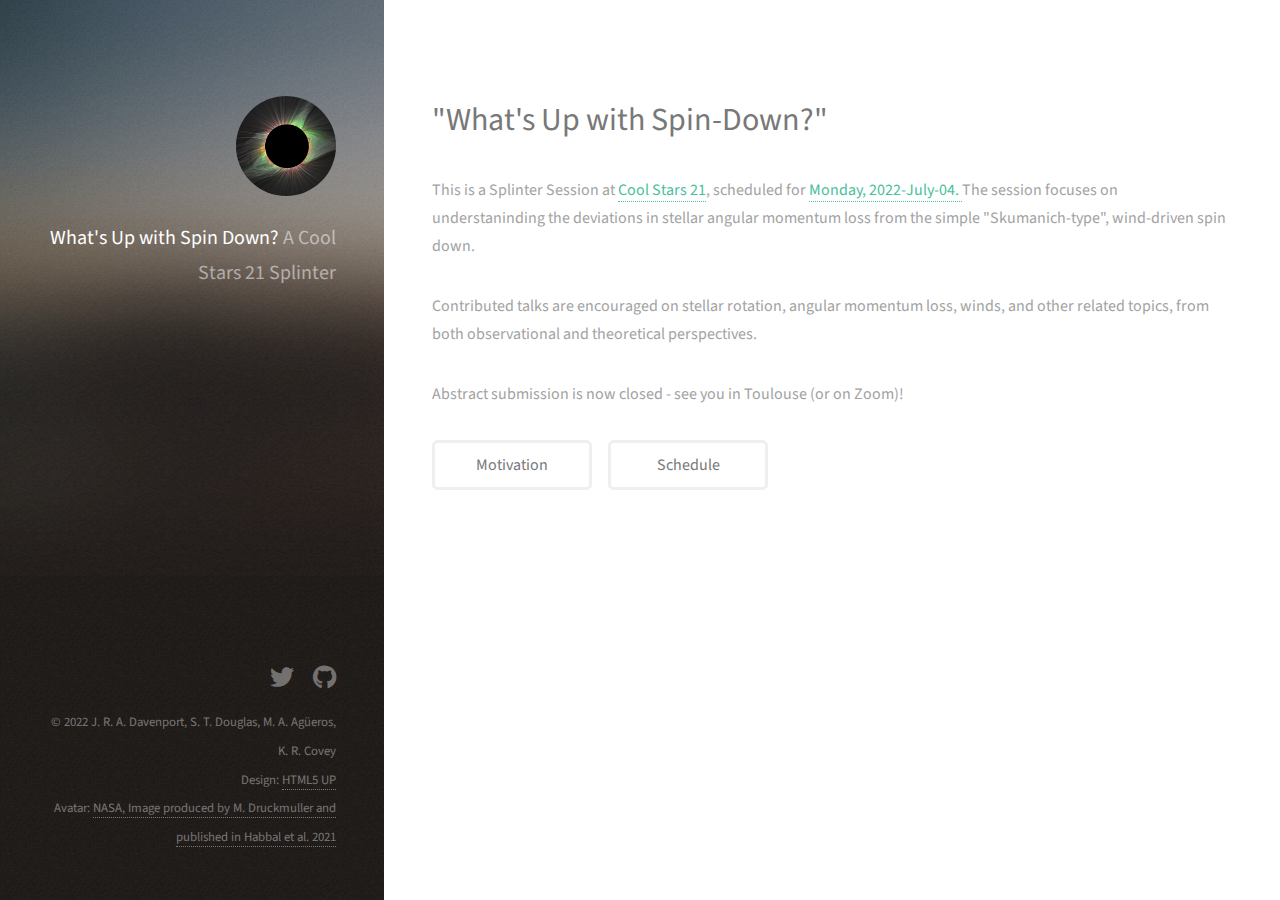
<file: index.html>
<!DOCTYPE HTML>
<!--
	Strata by HTML5 UP
	html5up.net | @ajlkn
	Free for personal and commercial use under the CCA 3.0 license (html5up.net/license)
-->
<html>
	<head>
		<title>CS21: What's Up with Spin Down?</title>
		<meta charset="utf-8" />
		<meta name="viewport" content="width=device-width, initial-scale=1, user-scalable=no" />
		<link rel="stylesheet" href="assets/css/main.css" />
	</head>
	<body class="is-preload">

		<!-- Header -->
			<header id="header">
				<div class="inner">
					<!-- <a href="#" class="image avatar"><img src="images/avatar.jpg" alt="" /></a> -->
                    <a href="#" class="image avatar"><img src="images/avatar.png" alt="" /></a>
					<h1><strong>What's Up with Spin Down?</strong> <br />
					A Cool Stars 21 Splinter<br />
					</h1>
				</div>
			</header>

		<!-- Main -->
			<div id="main">

				<!-- One -->
					<section id="one">
						<header class="major">
							<h2>"What's Up with Spin-Down?" </h2>
						</header>
						<p>This is a Splinter Session at <a href="https://coolstars21.github.io">Cool Stars 21</a>,
							scheduled for <a href="https://coolstars21.github.io/splinters.html">Monday, 2022-July-04. </a>
							The session focuses on understaninding the deviations in stellar angular momentum
							loss from the simple "Skumanich-type", wind-driven spin down.  </p>

						<p>	Contributed talks are encouraged on stellar rotation, angular momentum loss, winds, and other related topics,
                            from both observational and theoretical perspectives.
						</p>
                        <p>	Abstract submission is now closed - see you in Toulouse (or on Zoom)!
						</p>

						<ul class="actions">
							<li><a href="motivation.html" class="button">Motivation</a></li>
              <li><a href="schedule.html" class="button">Schedule</a></li>
							<!-- <li><a href="https://forms.gle/pEx6KfjAoV55SPoY7" class="button">Apply</a></li> -->
						</ul>
					</section>

				<!-- Two -->
                <!--
					<section id="two">
						<h2>Recent Work</h2>
						<div class="row">
							<article class="col-6 col-12-xsmall work-item">
								<a href="images/fulls/01.jpg" class="image fit thumb"><img src="images/thumbs/01.jpg" alt="" /></a>
								<h3>Magna sed consequat tempus</h3>
								<p>Lorem ipsum dolor sit amet nisl sed nullam feugiat.</p>
							</article>
							<article class="col-6 col-12-xsmall work-item">
								<a href="images/fulls/02.jpg" class="image fit thumb"><img src="images/thumbs/02.jpg" alt="" /></a>
								<h3>Ultricies lacinia interdum</h3>
								<p>Lorem ipsum dolor sit amet nisl sed nullam feugiat.</p>
							</article>
							<article class="col-6 col-12-xsmall work-item">
								<a href="images/fulls/03.jpg" class="image fit thumb"><img src="images/thumbs/03.jpg" alt="" /></a>
								<h3>Tortor metus commodo</h3>
								<p>Lorem ipsum dolor sit amet nisl sed nullam feugiat.</p>
							</article>
							<article class="col-6 col-12-xsmall work-item">
								<a href="images/fulls/04.jpg" class="image fit thumb"><img src="images/thumbs/04.jpg" alt="" /></a>
								<h3>Quam neque phasellus</h3>
								<p>Lorem ipsum dolor sit amet nisl sed nullam feugiat.</p>
							</article>
							<article class="col-6 col-12-xsmall work-item">
								<a href="images/fulls/05.jpg" class="image fit thumb"><img src="images/thumbs/05.jpg" alt="" /></a>
								<h3>Nunc enim commodo aliquet</h3>
								<p>Lorem ipsum dolor sit amet nisl sed nullam feugiat.</p>
							</article>
							<article class="col-6 col-12-xsmall work-item">
								<a href="images/fulls/06.jpg" class="image fit thumb"><img src="images/thumbs/06.jpg" alt="" /></a>
								<h3>Risus ornare lacinia</h3>
								<p>Lorem ipsum dolor sit amet nisl sed nullam feugiat.</p>
							</article>
						</div>
						<ul class="actions">
							<li><a href="#" class="button">Full Portfolio</a></li>
						</ul>
					</section> -->

				<!-- Three -->
					<!-- <section id="three">
						<h2>Get In Touch</h2>
						<p>Accumsan pellentesque commodo blandit enim arcu non at amet id arcu magna. Accumsan orci faucibus id eu lorem semper nunc nisi lorem vulputate lorem neque lorem ipsum dolor.</p>
						<div class="row">
							<div class="col-8 col-12-small">
								<form method="post" action="#">
									<div class="row gtr-uniform gtr-50">
										<div class="col-6 col-12-xsmall"><input type="text" name="name" id="name" placeholder="Name" /></div>
										<div class="col-6 col-12-xsmall"><input type="email" name="email" id="email" placeholder="Email" /></div>
										<div class="col-12"><textarea name="message" id="message" placeholder="Message" rows="4"></textarea></div>
									</div>
								</form>
								<ul class="actions">
									<li><input type="submit" value="Send Message" /></li>
								</ul>
							</div>
							<div class="col-4 col-12-small">
								<ul class="labeled-icons">
									<li>
										<h3 class="icon solid fa-home"><span class="label">Address</span></h3>
										1234 Somewhere Rd.<br />
										Nashville, TN 00000<br />
										United States
									</li>
									<li>
										<h3 class="icon solid fa-mobile-alt"><span class="label">Phone</span></h3>
										000-000-0000
									</li>
									<li>
										<h3 class="icon solid fa-envelope"><span class="label">Email</span></h3>
										<a href="#">hello@untitled.tld</a>
									</li>
								</ul>
							</div>
						</div>
					</section> -->

				<!-- Four -->
				<!--
					<section id="four">
						<h2>Elements</h2>

						<section>
							<h4>Text</h4>
							<p>This is <b>bold</b> and this is <strong>strong</strong>. This is <i>italic</i> and this is <em>emphasized</em>.
							This is <sup>superscript</sup> text and this is <sub>subscript</sub> text.
							This is <u>underlined</u> and this is code: <code>for (;;) { ... }</code>. Finally, <a href="#">this is a link</a>.</p>
							<hr />
							<header>
								<h4>Heading with a Subtitle</h4>
								<p>Lorem ipsum dolor sit amet nullam id egestas urna aliquam</p>
							</header>
							<p>Nunc lacinia ante nunc ac lobortis. Interdum adipiscing gravida odio porttitor sem non mi integer non faucibus ornare mi ut ante amet placerat aliquet. Volutpat eu sed ante lacinia sapien lorem accumsan varius montes viverra nibh in adipiscing blandit tempus accumsan.</p>
							<header>
								<h5>Heading with a Subtitle</h5>
								<p>Lorem ipsum dolor sit amet nullam id egestas urna aliquam</p>
							</header>
							<p>Nunc lacinia ante nunc ac lobortis. Interdum adipiscing gravida odio porttitor sem non mi integer non faucibus ornare mi ut ante amet placerat aliquet. Volutpat eu sed ante lacinia sapien lorem accumsan varius montes viverra nibh in adipiscing blandit tempus accumsan.</p>
							<hr />
							<h2>Heading Level 2</h2>
							<h3>Heading Level 3</h3>
							<h4>Heading Level 4</h4>
							<h5>Heading Level 5</h5>
							<h6>Heading Level 6</h6>
							<hr />
							<h5>Blockquote</h5>
							<blockquote>Fringilla nisl. Donec accumsan interdum nisi, quis tincidunt felis sagittis eget tempus euismod. Vestibulum ante ipsum primis in faucibus vestibulum. Blandit adipiscing eu felis iaculis volutpat ac adipiscing accumsan faucibus. Vestibulum ante ipsum primis in faucibus lorem ipsum dolor sit amet nullam adipiscing eu felis.</blockquote>
							<h5>Preformatted</h5>
							<pre><code>i = 0;

while (!deck.isInOrder()) {
print 'Iteration ' + i;
deck.shuffle();
i++;
}

print 'It took ' + i + ' iterations to sort the deck.';</code></pre>
						</section>

						<section>
							<h4>Lists</h4>
							<div class="row">
								<div class="col-6 col-12-xsmall">
									<h5>Unordered</h5>
									<ul>
										<li>Dolor pulvinar etiam magna etiam.</li>
										<li>Sagittis adipiscing lorem eleifend.</li>
										<li>Felis enim feugiat dolore viverra.</li>
									</ul>
									<h5>Alternate</h5>
									<ul class="alt">
										<li>Dolor pulvinar etiam magna etiam.</li>
										<li>Sagittis adipiscing lorem eleifend.</li>
										<li>Felis enim feugiat dolore viverra.</li>
									</ul>
								</div>
								<div class="col-6 col-12-xsmall">
									<h5>Ordered</h5>
									<ol>
										<li>Dolor pulvinar etiam magna etiam.</li>
										<li>Etiam vel felis at lorem sed viverra.</li>
										<li>Felis enim feugiat dolore viverra.</li>
										<li>Dolor pulvinar etiam magna etiam.</li>
										<li>Etiam vel felis at lorem sed viverra.</li>
										<li>Felis enim feugiat dolore viverra.</li>
									</ol>
									<h5>Icons</h5>
									<ul class="icons">
										<li><a href="#" class="icon brands fa-twitter"><span class="label">Twitter</span></a></li>
										<li><a href="#" class="icon brands fa-facebook-f"><span class="label">Facebook</span></a></li>
										<li><a href="#" class="icon brands fa-instagram"><span class="label">Instagram</span></a></li>
										<li><a href="#" class="icon brands fa-github"><span class="label">Github</span></a></li>
										<li><a href="#" class="icon brands fa-dribbble"><span class="label">Dribbble</span></a></li>
										<li><a href="#" class="icon brands fa-tumblr"><span class="label">Tumblr</span></a></li>
									</ul>
								</div>
							</div>
							<h5>Actions</h5>
							<ul class="actions">
								<li><a href="#" class="button primary">Default</a></li>
								<li><a href="#" class="button">Default</a></li>
							</ul>
							<ul class="actions small">
								<li><a href="#" class="button primary small">Small</a></li>
								<li><a href="#" class="button small">Small</a></li>
							</ul>
							<div class="row">
								<div class="col-6 col-12-small">
									<ul class="actions stacked">
										<li><a href="#" class="button primary">Default</a></li>
										<li><a href="#" class="button">Default</a></li>
									</ul>
								</div>
								<div class="col-6 col-12-small">
									<ul class="actions stacked">
										<li><a href="#" class="button primary small">Small</a></li>
										<li><a href="#" class="button small">Small</a></li>
									</ul>
								</div>
								<div class="col-6 col-12-small">
									<ul class="actions stacked">
										<li><a href="#" class="button primary fit">Default</a></li>
										<li><a href="#" class="button fit">Default</a></li>
									</ul>
								</div>
								<div class="col-6 col-12-small">
									<ul class="actions stacked">
										<li><a href="#" class="button primary small fit">Small</a></li>
										<li><a href="#" class="button small fit">Small</a></li>
									</ul>
								</div>
							</div>
						</section>

						<section>
							<h4>Table</h4>
							<h5>Default</h5>
							<div class="table-wrapper">
								<table>
									<thead>
										<tr>
											<th>Name</th>
											<th>Description</th>
											<th>Price</th>
										</tr>
									</thead>
									<tbody>
										<tr>
											<td>Item One</td>
											<td>Ante turpis integer aliquet porttitor.</td>
											<td>29.99</td>
										</tr>
										<tr>
											<td>Item Two</td>
											<td>Vis ac commodo adipiscing arcu aliquet.</td>
											<td>19.99</td>
										</tr>
										<tr>
											<td>Item Three</td>
											<td> Morbi faucibus arcu accumsan lorem.</td>
											<td>29.99</td>
										</tr>
										<tr>
											<td>Item Four</td>
											<td>Vitae integer tempus condimentum.</td>
											<td>19.99</td>
										</tr>
										<tr>
											<td>Item Five</td>
											<td>Ante turpis integer aliquet porttitor.</td>
											<td>29.99</td>
										</tr>
									</tbody>
									<tfoot>
										<tr>
											<td colspan="2"></td>
											<td>100.00</td>
										</tr>
									</tfoot>
								</table>
							</div>

							<h5>Alternate</h5>
							<div class="table-wrapper">
								<table class="alt">
									<thead>
										<tr>
											<th>Name</th>
											<th>Description</th>
											<th>Price</th>
										</tr>
									</thead>
									<tbody>
										<tr>
											<td>Item One</td>
											<td>Ante turpis integer aliquet porttitor.</td>
											<td>29.99</td>
										</tr>
										<tr>
											<td>Item Two</td>
											<td>Vis ac commodo adipiscing arcu aliquet.</td>
											<td>19.99</td>
										</tr>
										<tr>
											<td>Item Three</td>
											<td> Morbi faucibus arcu accumsan lorem.</td>
											<td>29.99</td>
										</tr>
										<tr>
											<td>Item Four</td>
											<td>Vitae integer tempus condimentum.</td>
											<td>19.99</td>
										</tr>
										<tr>
											<td>Item Five</td>
											<td>Ante turpis integer aliquet porttitor.</td>
											<td>29.99</td>
										</tr>
									</tbody>
									<tfoot>
										<tr>
											<td colspan="2"></td>
											<td>100.00</td>
										</tr>
									</tfoot>
								</table>
							</div>
						</section>

						<section>
							<h4>Buttons</h4>
							<ul class="actions">
								<li><a href="#" class="button primary">Primary</a></li>
								<li><a href="#" class="button">Default</a></li>
							</ul>
							<ul class="actions">
								<li><a href="#" class="button large">Large</a></li>
								<li><a href="#" class="button">Default</a></li>
								<li><a href="#" class="button small">Small</a></li>
							</ul>
							<ul class="actions fit">
								<li><a href="#" class="button primary fit">Fit</a></li>
								<li><a href="#" class="button fit">Fit</a></li>
							</ul>
							<ul class="actions fit small">
								<li><a href="#" class="button primary fit small">Fit + Small</a></li>
								<li><a href="#" class="button fit small">Fit + Small</a></li>
							</ul>
							<ul class="actions">
								<li><a href="#" class="button primary icon solid fa-download">Icon</a></li>
								<li><a href="#" class="button icon solid fa-download">Icon</a></li>
							</ul>
							<ul class="actions">
								<li><span class="button primary disabled">Primary</span></li>
								<li><span class="button disabled">Default</span></li>
							</ul>
						</section>

						<section>
							<h4>Form</h4>
							<form method="post" action="#">
								<div class="row gtr-uniform gtr-50">
									<div class="col-6 col-12-xsmall">
										<input type="text" name="demo-name" id="demo-name" value="" placeholder="Name" />
									</div>
									<div class="col-6 col-12-xsmall">
										<input type="email" name="demo-email" id="demo-email" value="" placeholder="Email" />
									</div>
									<div class="col-12">
										<select name="demo-category" id="demo-category">
											<option value="">- Category -</option>
											<option value="1">Manufacturing</option>
											<option value="1">Shipping</option>
											<option value="1">Administration</option>
											<option value="1">Human Resources</option>
										</select>
									</div>
									<div class="col-4 col-12-small">
										<input type="radio" id="demo-priority-low" name="demo-priority" checked>
										<label for="demo-priority-low">Low Priority</label>
									</div>
									<div class="col-4 col-12-small">
										<input type="radio" id="demo-priority-normal" name="demo-priority">
										<label for="demo-priority-normal">Normal Priority</label>
									</div>
									<div class="col-4 col-12-small">
										<input type="radio" id="demo-priority-high" name="demo-priority">
										<label for="demo-priority-high">High Priority</label>
									</div>
									<div class="col-6 col-12-small">
										<input type="checkbox" id="demo-copy" name="demo-copy">
										<label for="demo-copy">Email me a copy of this message</label>
									</div>
									<div class="col-6 col-12-small">
										<input type="checkbox" id="demo-human" name="demo-human" checked>
										<label for="demo-human">I am a human and not a robot</label>
									</div>
									<div class="col-12">
										<textarea name="demo-message" id="demo-message" placeholder="Enter your message" rows="6"></textarea>
									</div>
									<div class="col-12">
										<ul class="actions">
											<li><input type="submit" value="Send Message" class="primary" /></li>
											<li><input type="reset" value="Reset" /></li>
										</ul>
									</div>
								</div>
							</form>
						</section>

						<section>
							<h4>Image</h4>
							<h5>Fit</h5>
							<div class="box alt">
								<div class="row gtr-50 gtr-uniform">
									<div class="col-12"><span class="image fit"><img src="images/fulls/05.jpg" alt="" /></span></div>
									<div class="col-4"><span class="image fit"><img src="images/thumbs/01.jpg" alt="" /></span></div>
									<div class="col-4"><span class="image fit"><img src="images/thumbs/02.jpg" alt="" /></span></div>
									<div class="col-4"><span class="image fit"><img src="images/thumbs/03.jpg" alt="" /></span></div>
									<div class="col-4"><span class="image fit"><img src="images/thumbs/04.jpg" alt="" /></span></div>
									<div class="col-4"><span class="image fit"><img src="images/thumbs/05.jpg" alt="" /></span></div>
									<div class="col-4"><span class="image fit"><img src="images/thumbs/06.jpg" alt="" /></span></div>
									<div class="col-4"><span class="image fit"><img src="images/thumbs/03.jpg" alt="" /></span></div>
									<div class="col-4"><span class="image fit"><img src="images/thumbs/02.jpg" alt="" /></span></div>
									<div class="col-4"><span class="image fit"><img src="images/thumbs/01.jpg" alt="" /></span></div>
								</div>
							</div>
							<h5>Left &amp; Right</h5>
							<p><span class="image left"><img src="images/avatar.jpg" alt="" /></span>Fringilla nisl. Donec accumsan interdum nisi, quis tincidunt felis sagittis eget. tempus euismod. Vestibulum ante ipsum primis in faucibus vestibulum. Blandit adipiscing eu felis iaculis volutpat ac adipiscing accumsan eu faucibus. Integer ac pellentesque praesent tincidunt felis sagittis eget. tempus euismod. Vestibulum ante ipsum primis in faucibus vestibulum. Blandit adipiscing eu felis iaculis volutpat ac adipiscing accumsan eu faucibus. Integer ac pellentesque praesent. Donec accumsan interdum nisi, quis tincidunt felis sagittis eget. tempus euismod. Vestibulum ante ipsum primis in faucibus vestibulum. Blandit adipiscing eu felis iaculis volutpat ac adipiscing accumsan eu faucibus. Integer ac pellentesque praesent tincidunt felis sagittis eget. tempus euismod. Vestibulum ante ipsum primis in faucibus vestibulum. Blandit adipiscing eu felis iaculis volutpat ac adipiscing accumsan eu faucibus. Integer ac pellentesque praesent.</p>
							<p><span class="image right"><img src="images/avatar.jpg" alt="" /></span>Fringilla nisl. Donec accumsan interdum nisi, quis tincidunt felis sagittis eget. tempus euismod. Vestibulum ante ipsum primis in faucibus vestibulum. Blandit adipiscing eu felis iaculis volutpat ac adipiscing accumsan eu faucibus. Integer ac pellentesque praesent tincidunt felis sagittis eget. tempus euismod. Vestibulum ante ipsum primis in faucibus vestibulum. Blandit adipiscing eu felis iaculis volutpat ac adipiscing accumsan eu faucibus. Integer ac pellentesque praesent. Donec accumsan interdum nisi, quis tincidunt felis sagittis eget. tempus euismod. Vestibulum ante ipsum primis in faucibus vestibulum. Blandit adipiscing eu felis iaculis volutpat ac adipiscing accumsan eu faucibus. Integer ac pellentesque praesent tincidunt felis sagittis eget. tempus euismod. Vestibulum ante ipsum primis in faucibus vestibulum. Blandit adipiscing eu felis iaculis volutpat ac adipiscing accumsan eu faucibus. Integer ac pellentesque praesent.</p>
						</section>

					</section>
				-->

			</div>

		<!-- Footer -->
			<footer id="footer">
				<div class="inner">
					<ul class="icons">
						<li><a href="https://twitter.com/coolstars21" class="icon brands fa-twitter"><span class="label">Twitter</span></a></li>
						<li><a href="https://github.com/jradavenport/whatsup-spindown" class="icon brands fa-github"><span class="label">Github</span></a></li>
						<!-- <li><a href="#" class="icon brands fa-dribbble"><span class="label">Dribbble</span></a></li> -->
						<!-- <li><a href="#" class="icon solid fa-envelope"><span class="label">Email</span></a></li> -->
					</ul>
					<ul class="copyright">
						<li>&copy; 2022 J. R. A. Davenport, S. T. Douglas, M. A. Ag&#252;eros, K. R. Covey</li>
                        <li>Design: <a href="http://html5up.net">HTML5 UP</a></li>
                        <li>Avatar: <a href="https://www.nasa.gov/feature/goddard/2021/total-solar-eclipses-shine-light-solar-wind-ace">NASA, Image produced by M. Druckmuller and published in Habbal et al. 2021</a></li>
					</ul>
				</div>
			</footer>

		<!-- Scripts -->
			<script src="assets/js/jquery.min.js"></script>
			<script src="assets/js/jquery.poptrox.min.js"></script>
			<script src="assets/js/browser.min.js"></script>
			<script src="assets/js/breakpoints.min.js"></script>
			<script src="assets/js/util.js"></script>
			<script src="assets/js/main.js"></script>

	</body>
</html>
</file>
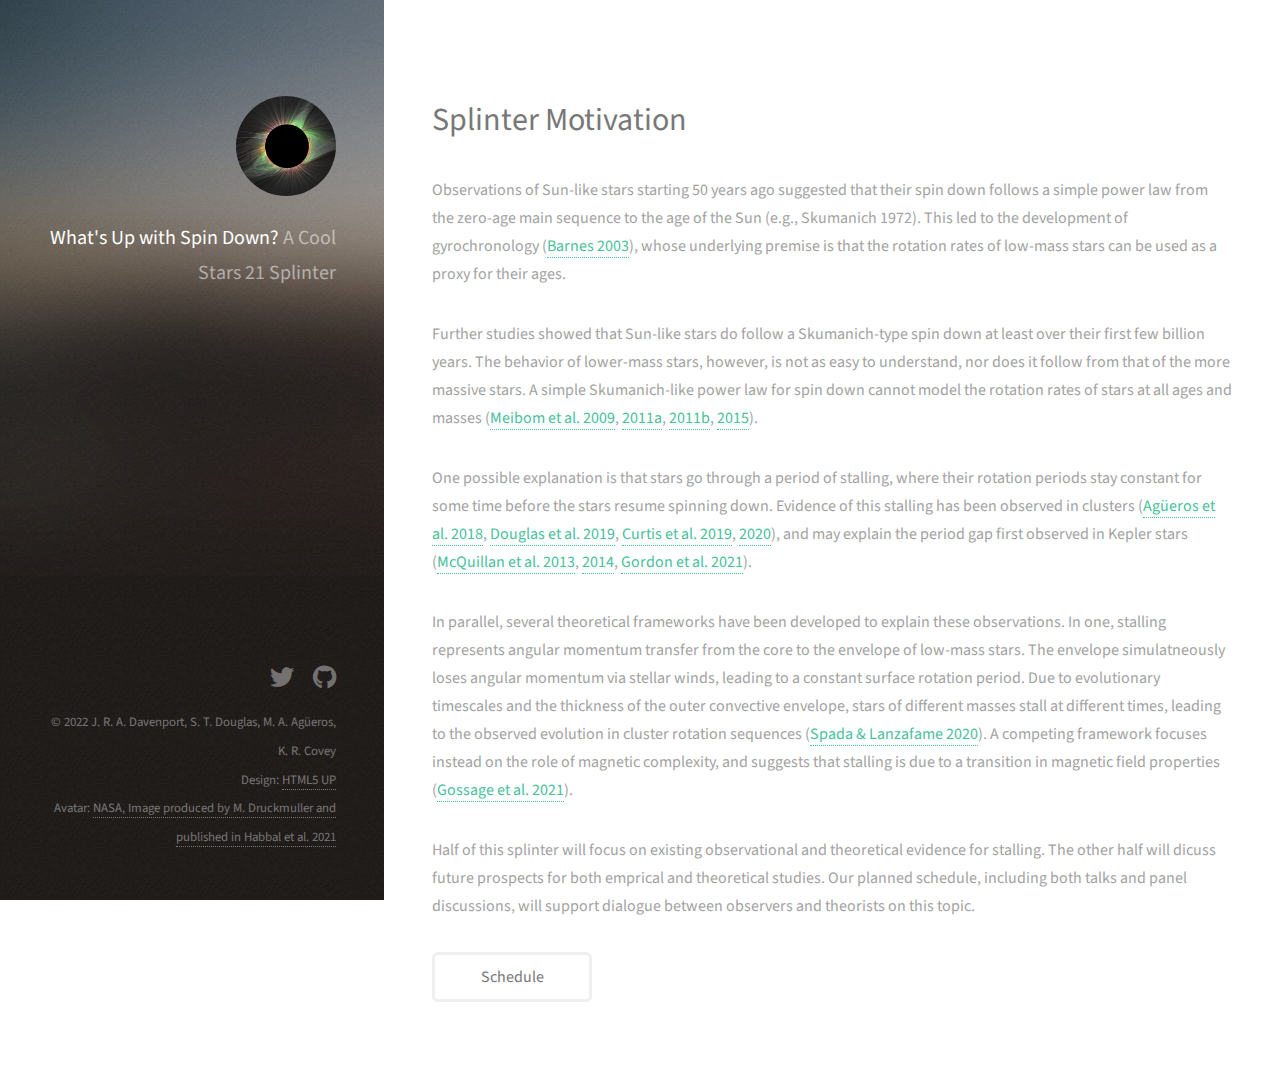
<file: motivation.html>
<!DOCTYPE HTML>
<!--
	Strata by HTML5 UP
	html5up.net | @ajlkn
	Free for personal and commercial use under the CCA 3.0 license (html5up.net/license)
-->
<html>
	<head>
		<title>Motivation</title>
		<meta charset="utf-8" />
		<meta name="viewport" content="width=device-width, initial-scale=1, user-scalable=no" />
		<link rel="stylesheet" href="assets/css/main.css" />
	</head>
	<body class="is-preload">

		<!-- Header -->
			<header id="header">
				<div class="inner">
					<a href="index.html" class="image avatar"><img src="images/avatar.png" alt="" /></a>
					<h1><strong>What's Up with Spin Down?</strong> <br />
					A Cool Stars 21 Splinter<br />
					</h1>
				</div>
			</header>

		<!-- Main -->
			<div id="main">

				<!-- One -->
					<section id="one">
						<header class="major">
							<h2>Splinter Motivation </h2>
						</header>
						<p>
                            Observations of Sun-like stars starting 50 years ago suggested that their spin down follows a simple power law from the zero-age main sequence to the age of the Sun (e.g., Skumanich 1972). This led to the development of gyrochronology
							(<a href="http://adsabs.harvard.edu/abs/2003ApJ...586..464B">Barnes 2003</a>), whose underlying premise is that the rotation rates of low-mass stars can be used as a proxy for their ages.
                            <!-- Ages of low-mass stars derived via other methods are highly uncertain, given their long main-sequence lifetimes. -->
                            </p>
                            <p>
                            Further studies showed that Sun-like stars do follow a Skumanich-type spin down at least over their first few billion years. The behavior of lower-mass stars, however, is not as easy to understand, nor does it follow from that of the more massive stars.
                            A simple Skumanich-like power law for spin down cannot model the rotation rates of stars at all ages and masses (<a href="http://adsabs.harvard.edu/abs/2009ApJ...695..679M">Meibom et al. 2009</a>, <a href="http://adsabs.harvard.edu/abs/2011ApJ...733L...9M">2011a</a>, <a href="http://adsabs.harvard.edu/abs/2011ApJ...733..115M">2011b</a>, <a href="http://adsabs.harvard.edu/abs/2015Natur.517..589M">2015</a>).
                            <!-- A single power law cannot simultaneously account for the evolution of solar-mass and lower-mass stars from the age of the Pleiades (~125 Myr) to that of the Hyades (~700 Myr; Meibom et al. 2009, 2011a). Furthermore, the shape of the slow-rotator sequence changes dramatically from what is observed in younger open clusters to that seen in older clusters (1-2.5 Gyr; Meibom et al. 2011b, 2015). These studies established clearly that  -->
                        </p>
                        <p>
                            One possible explanation is that stars go through a period of stalling, where their rotation periods stay constant for some time before the stars resume spinning down.
                            Evidence of this stalling has been observed in clusters (<a href="https://ui.adsabs.harvard.edu/abs/2018ApJ...862...33A/abstract">Agüeros et al. 2018</a>, <a href="https://ui.adsabs.harvard.edu/abs/2019ApJ...879..100D">Douglas et al. 2019</a>, <a href="https://ui.adsabs.harvard.edu/abs/2019ApJ...879...49C">Curtis et al. 2019</a>, <a href="https://ui.adsabs.harvard.edu/abs/2020arXiv201002272C">2020</a>),
                            and may explain the period gap first observed in Kepler stars (<a href="http://adsabs.harvard.edu/abs/2013MNRAS.432.1203M">McQuillan et al. 2013</a>, <a href="http://adsabs.harvard.edu/abs/2014ApJS..211...24M">2014</a>, <a href="https://ui.adsabs.harvard.edu/abs/2021ApJ...913...70G">Gordon et al. 2021</a>).
                            <!-- Half of this splinter will focus on the existing observational evidence for stalling, as well as potential future observations of older and/or low-mass stars.  -->
                            <!-- Recent analyses of Kepler/K2 observations of cluster stars show that solar-mass stars spin down continuously from the age of the Hyades and Praesepe (~700 Myr) to at least 1-1.3 Gyr, the age of NGC 6811 and NGC 752.
                            In contrast, lower mass stars (e.g., K dwarfs) have approximately constant rotation periods over the same timespan (Agüeros et al. 2018, Douglas et al. 2019, Curtis et al. 2019).
                            This is also seen in observations of field stars, where stalling has been proposed to explain the period gap first seen in Kepler stars (McQuillan et al. 2013, 2014) and now confirmed in K2 targets (Gordon et al. 2021).  -->
                            <!-- In addition, early M dwarfs evolve very little from about 1-2.5 Gyr, even as solar-mass stars continue to spin down smoothly over that interval (Curtis et al. 2020). -->
                        </p>
                        <p>
                            In parallel, several theoretical frameworks have been developed to explain these observations.
                            In one, stalling represents angular momentum transfer from the core to the envelope of low-mass stars.
                            The envelope simulatneously loses angular momentum via stellar winds, leading to a constant surface rotation period.
                            Due to evolutionary timescales and the thickness of the outer convective envelope, stars of different masses stall at different times,
                            leading to the observed evolution in cluster rotation sequences (<a href="https://ui.adsabs.harvard.edu/abs/2020A&A...636A..76S">Spada & Lanzafame 2020</a>).
                            A competing framework focuses instead on the role of magnetic complexity, and suggests that stalling is due to a transition in magnetic field properties (<a href="https://ui.adsabs.harvard.edu/abs/2021ApJ...912...65G">Gossage et al. 2021</a>).
                            <!-- The second half of our proposed splinter will focus on theoretical explanations for stalling, implications for our understanding of the Sun’s past and future rotation & activity (and thus also for Earth’s past + future habitability), and future prospects for modeling this phenomenon in light of additional complicating factors (e.g., metallicity). -->
                        </p>
                        <p>
                            Half of this splinter will focus on existing observational and theoretical evidence for stalling.
                            The other half will dicuss future prospects for both emprical and theoretical studies.
                            Our planned schedule, including both talks and panel discussions, will support dialogue between observers and theorists on this topic.
						</p>
						<ul class="actions">
              <li><a href="schedule.html" class="button">Schedule</a></li>
							<!-- <li><a href="https://forms.gle/pEx6KfjAoV55SPoY7" class="button">Apply</a></li> -->
						</ul>
					</section>

			</div>

		<!-- Footer -->
			<footer id="footer">
				<div class="inner">
					<ul class="icons">
						<li><a href="https://twitter.com/coolstars21" class="icon brands fa-twitter"><span class="label">Twitter</span></a></li>
						<li><a href="https://github.com/jradavenport/whatsup-spindown" class="icon brands fa-github"><span class="label">Github</span></a></li>
						<!-- <li><a href="#" class="icon brands fa-dribbble"><span class="label">Dribbble</span></a></li> -->
						<!-- <li><a href="#" class="icon solid fa-envelope"><span class="label">Email</span></a></li> -->
					</ul>
					<ul class="copyright">
                        <li>&copy; 2022 J. R. A. Davenport, S. T. Douglas, M. A. Ag&#252;eros, K. R. Covey</li>
                        <li>Design: <a href="http://html5up.net">HTML5 UP</a></li>
                        <li>Avatar: <a href="https://www.nasa.gov/feature/goddard/2021/total-solar-eclipses-shine-light-solar-wind-ace">NASA, Image produced by M. Druckmuller and published in Habbal et al. 2021</a></li>
					</ul>
				</div>
			</footer>

		<!-- Scripts -->
			<script src="assets/js/jquery.min.js"></script>
			<script src="assets/js/jquery.poptrox.min.js"></script>
			<script src="assets/js/browser.min.js"></script>
			<script src="assets/js/breakpoints.min.js"></script>
			<script src="assets/js/util.js"></script>
			<script src="assets/js/main.js"></script>

	</body>
</html>
</file>
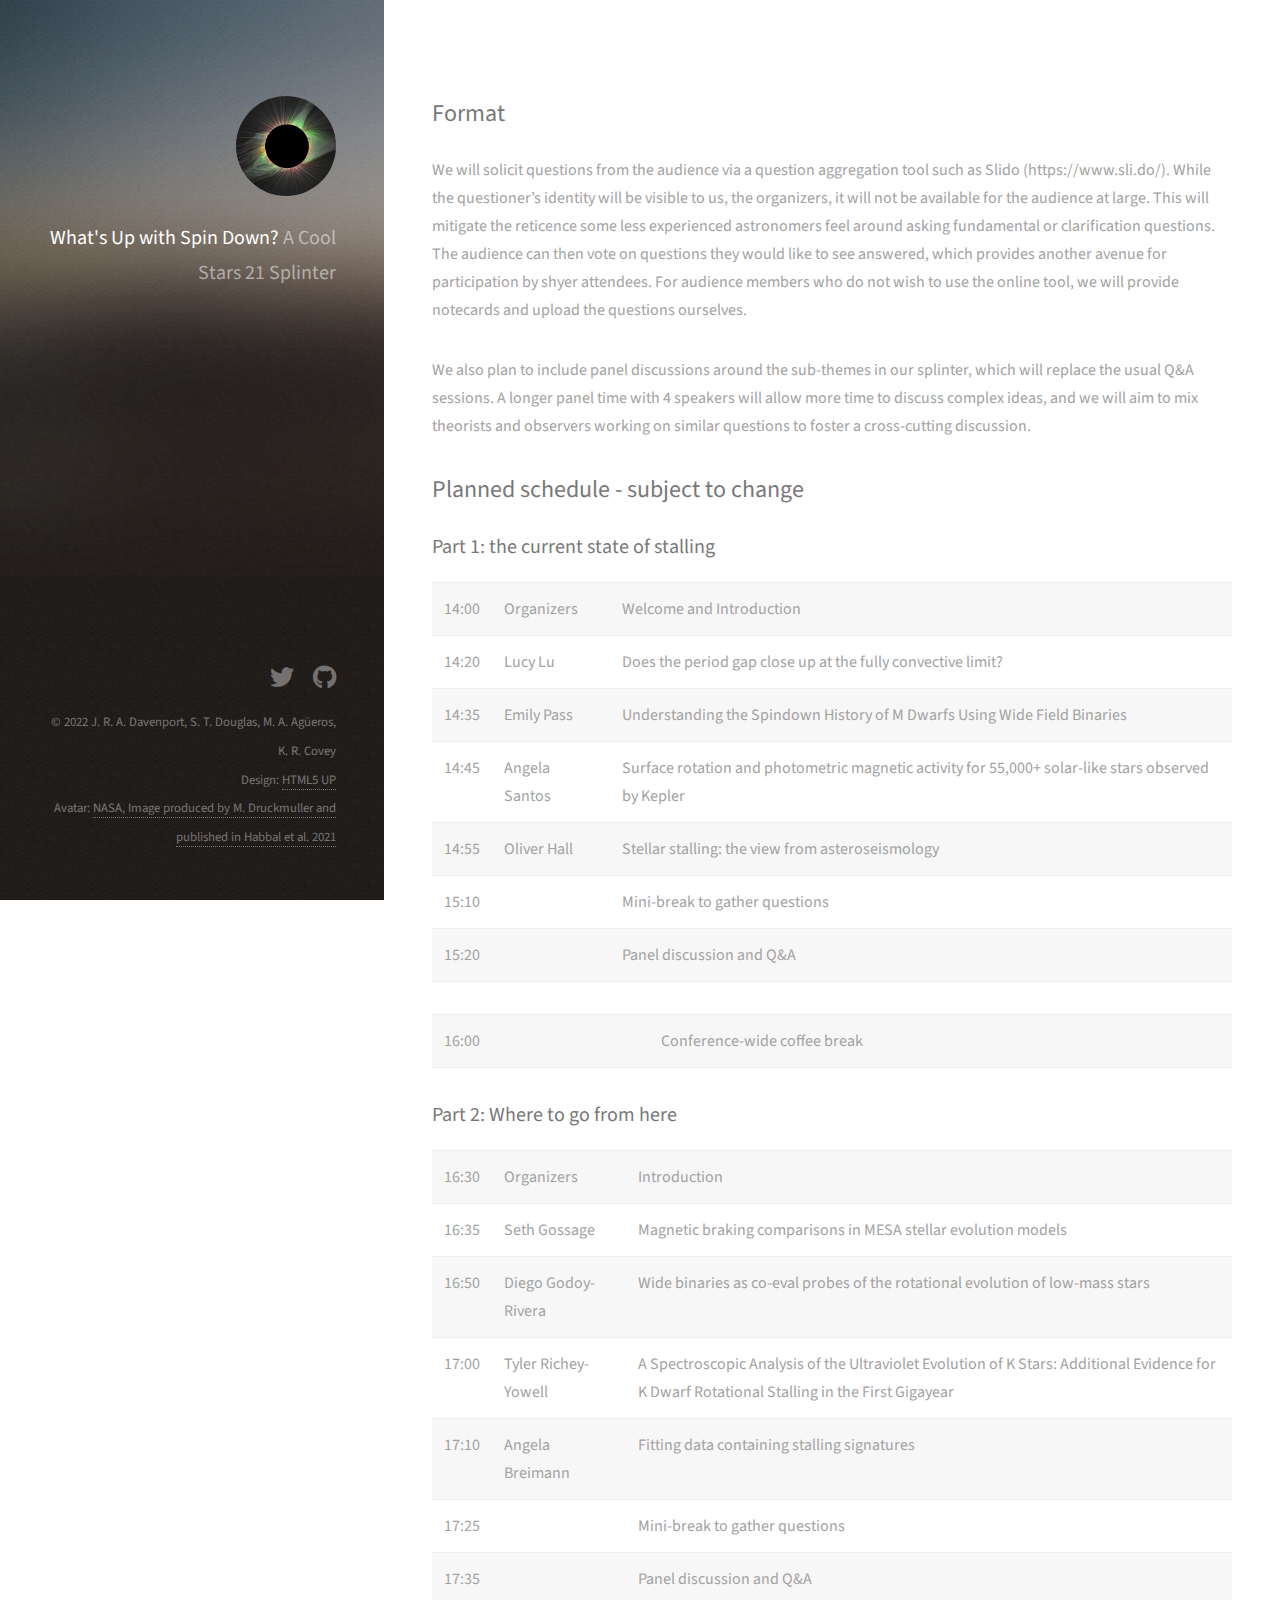
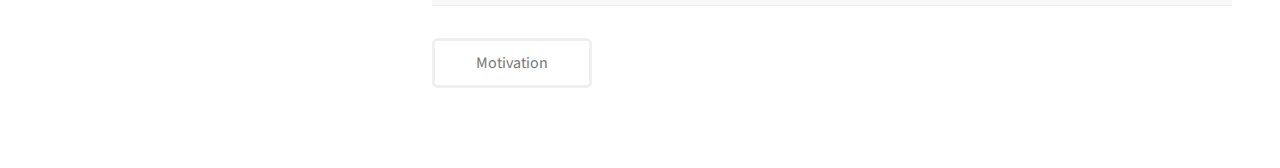
<file: schedule.html>
<!DOCTYPE HTML>
<!--
	Strata by HTML5 UP
	html5up.net | @ajlkn
	Free for personal and commercial use under the CCA 3.0 license (html5up.net/license)
-->
<html>
	<head>
		<title>Schedule</title>
		<meta charset="utf-8" />
		<meta name="viewport" content="width=device-width, initial-scale=1, user-scalable=no" />
		<link rel="stylesheet" href="assets/css/main.css" />
	</head>
	<body class="is-preload">

		<!-- Header -->
			<header id="header">
				<div class="inner">
					<a href="index.html" class="image avatar"><img src="images/avatar.png" alt="" /></a>
					<h1><strong>What's Up with Spin Down?</strong> <br />
					A Cool Stars 21 Splinter<br />
					</h1>
				</div>
			</header>

		<!-- Main -->
			<div id="main">

                <section>
                    <h2>Format</h2>
                <p>We will solicit questions from the audience via a question aggregation tool such as Slido (https://www.sli.do/).
                    While the questioner’s identity will be visible to us, the organizers, it will not be available for the audience at large.
                    This will mitigate the reticence some less experienced astronomers feel around asking fundamental or clarification questions.
                    The audience can then vote on questions they would like to see answered, which provides another avenue for participation by shyer attendees.
                    For audience members who do not wish to use the online tool, we will provide notecards and upload the questions ourselves.
                </p>

                <p>
                We also plan to include panel discussions around the sub-themes in our splinter, which will replace the usual Q&A sessions.
                A longer panel time with 4 speakers will allow more time to discuss complex ideas,
                and we will aim to mix theorists and observers working on similar questions to foster a cross-cutting discussion.
            </p>

    				<section>
    					<h2>Planned schedule - subject to change</h2>
    					<h3>Part 1: the current state of stalling</h3>
    					<div class="table-wrapper">
    						<table>
    							<!-- <thead>
    								<tr>
    									<th>Time</th>
    									<th>Content</th>
    								</tr>
    							</thead> -->
    							<tbody>
    								<tr>
    									<td>14:00</td>
    									<td>Organizers</td>
											<td>Welcome and Introduction</td>
    								</tr>
    								<tr>
											<td>14:20</td>
    									<td>Lucy Lu</td>
											<td>Does the period gap close up at the fully convective limit?</td>
    								</tr>
    								<tr>
											<td>14:35</td>
    									<td>Emily Pass </td>
											<td>Understanding the Spindown History of M Dwarfs Using Wide Field Binaries</td>
    								</tr>
										<tr>
											<td>14:45</td>
    									<td>Angela Santos</td>
											<td>Surface rotation and photometric magnetic activity for 55,000+ solar-like stars observed by Kepler</td>
    								</tr>
										<tr>
											<td>14:55</td>
    									<td>Oliver Hall</td>
											<td>Stellar stalling: the view from asteroseismology</td>
    								</tr>
										<tr>
											<td>15:10</td>
    									<td></td>
											<td>Mini-break to gather questions</td>
    								</tr>
										<tr>
											<td>15:20</td>
    									<td></td>
											<td>Panel discussion and Q&A</td>
    								</tr>
    							</tbody>
    						</table>
    					</div>
          <!-- <h3>30 minute conference wide coffee break</h3> -->
					<div class="table-wrapper">
						<table>
							<!-- <thead>
								<tr>
									<th>Time</th>
									<th>Content</th>
								</tr>
							</thead> -->
							<tbody>
								<tr>
									<td>16:00</td>
									<td></td>
									<td>Conference-wide coffee break</td>
								</tr>
							</tbody>
						</table>
					</div>
          <h3>Part 2: Where to go from here</h3>
    					<div class="table-wrapper">
    						<table>
    							<!-- <thead>
    								<tr>
    									<th>Time</th>
    									<th>Content</th>
    								</tr>
    							</thead> -->
    							<tbody>
										<tr>
    									<td>16:30</td>
    									<td>Organizers</td>
											<td>Introduction</td>
    								</tr>
    								<tr>
											<td>16:35</td>
    									<td>Seth Gossage</td>
											<td>Magnetic braking comparisons in MESA stellar evolution models</td>
    								</tr>
    								<tr>
											<td>16:50</td>
    									<td>Diego Godoy-Rivera </td>
											<td>Wide binaries as co-eval probes of the rotational evolution of low-mass stars</td>
    								</tr>
										<tr>
											<td>17:00</td>
    									<td>Tyler Richey-Yowell</td>
											<td>A Spectroscopic Analysis of the Ultraviolet Evolution of K Stars: Additional Evidence for K Dwarf Rotational Stalling in the First Gigayear</td>
    								</tr>
										<tr>
											<td>17:10</td>
    									<td>Angela Breimann</td>
											<td>Fitting data containing stalling signatures</td>
    								</tr>
										<tr>
											<td>17:25</td>
    									<td></td>
											<td>Mini-break to gather questions</td>
    								</tr>
										<tr>
											<td>17:35</td>
    									<td></td>
											<td>Panel discussion and Q&A</td>
    								</tr>
    							</tbody>
    						</table>
    					</div>
                        <ul class="actions">
                            <li><a href="motivation.html" class="button">Motivation</a></li>
														<!-- <li><a href="https://forms.gle/pEx6KfjAoV55SPoY7" class="button">Apply</a></li> -->
						</ul>

			</div>

		<!-- Footer -->
			<footer id="footer">
				<div class="inner">
					<ul class="icons">
						<li><a href="https://twitter.com/coolstars21" class="icon brands fa-twitter"><span class="label">Twitter</span></a></li>
						<li><a href="https://github.com/jradavenport/whatsup-spindown" class="icon brands fa-github"><span class="label">Github</span></a></li>
						<!-- <li><a href="#" class="icon brands fa-dribbble"><span class="label">Dribbble</span></a></li> -->
						<!-- <li><a href="#" class="icon solid fa-envelope"><span class="label">Email</span></a></li> -->
					</ul>
					<ul class="copyright">
                        <li>&copy; 2022 J. R. A. Davenport, S. T. Douglas, M. A. Ag&#252;eros, K. R. Covey</li>
                        <li>Design: <a href="http://html5up.net">HTML5 UP</a></li>
                        <li>Avatar: <a href="https://www.nasa.gov/feature/goddard/2021/total-solar-eclipses-shine-light-solar-wind-ace">NASA, Image produced by M. Druckmuller and published in Habbal et al. 2021</a></li>
					</ul>
				</div>
			</footer>

		<!-- Scripts -->
			<script src="assets/js/jquery.min.js"></script>
			<script src="assets/js/jquery.poptrox.min.js"></script>
			<script src="assets/js/browser.min.js"></script>
			<script src="assets/js/breakpoints.min.js"></script>
			<script src="assets/js/util.js"></script>
			<script src="assets/js/main.js"></script>

	</body>
</html>
</file>
<file: assets/css/main.css>
@import url("fontawesome-all.min.css");
@import url("https://fonts.googleapis.com/css?family=Source+Sans+Pro:400,400italic");

/*
	Strata by HTML5 UP
	html5up.net | @ajlkn
	Free for personal and commercial use under the CCA 3.0 license (html5up.net/license)
*/

html, body, div, span, applet, object,
iframe, h1, h2, h3, h4, h5, h6, p, blockquote,
pre, a, abbr, acronym, address, big, cite,
code, del, dfn, em, img, ins, kbd, q, s, samp,
small, strike, strong, sub, sup, tt, var, b,
u, i, center, dl, dt, dd, ol, ul, li, fieldset,
form, label, legend, table, caption, tbody,
tfoot, thead, tr, th, td, article, aside,
canvas, details, embed, figure, figcaption,
footer, header, hgroup, menu, nav, output, ruby,
section, summary, time, mark, audio, video {
	margin: 0;
	padding: 0;
	border: 0;
	font-size: 100%;
	font: inherit;
	vertical-align: baseline;}

article, aside, details, figcaption, figure,
footer, header, hgroup, menu, nav, section {
	display: block;}

body {
	line-height: 1;
}

ol, ul {
	list-style: none;
}

blockquote, q {
	quotes: none;
}

	blockquote:before, blockquote:after, q:before, q:after {
		content: '';
		content: none;
	}

table {
	border-collapse: collapse;
	border-spacing: 0;
}

body {
	-webkit-text-size-adjust: none;
}

mark {
	background-color: transparent;
	color: inherit;
}

input::-moz-focus-inner {
	border: 0;
	padding: 0;
}

input, select, textarea {
	-moz-appearance: none;
	-webkit-appearance: none;
	-ms-appearance: none;
	appearance: none;
}

/* Basic */

	html {
		box-sizing: border-box;
	}

	*, *:before, *:after {
		box-sizing: inherit;
	}

	body {
		background: #fff;
	}

		body.is-preload *, body.is-preload *:before, body.is-preload *:after {
			-moz-animation: none !important;
			-webkit-animation: none !important;
			-ms-animation: none !important;
			animation: none !important;
			-moz-transition: none !important;
			-webkit-transition: none !important;
			-ms-transition: none !important;
			transition: none !important;
		}

	body, input, select, textarea {
		color: #a2a2a2;
		font-family: "Source Sans Pro", Helvetica, sans-serif;
		font-size: 16pt;
		font-weight: 400;
		line-height: 1.75em;
	}

	a {
		-moz-transition: color 0.2s ease-in-out, border-color 0.2s ease-in-out;
		-webkit-transition: color 0.2s ease-in-out, border-color 0.2s ease-in-out;
		-ms-transition: color 0.2s ease-in-out, border-color 0.2s ease-in-out;
		transition: color 0.2s ease-in-out, border-color 0.2s ease-in-out;
		border-bottom: dotted 1px;
		color: #49bf9d;
		text-decoration: none;
	}

		a:hover {
			border-bottom-color: transparent;
			color: #49bf9d !important;
			text-decoration: none;
		}

	strong, b {
		color: #787878;
		font-weight: 400;
	}

	em, i {
		font-style: italic;
	}

	p {
		margin: 0 0 2em 0;
	}

	h1, h2, h3, h4, h5, h6 {
		color: #787878;
		font-weight: 400;
		line-height: 1em;
		margin: 0 0 1em 0;
	}

		h1 a, h2 a, h3 a, h4 a, h5 a, h6 a {
			color: inherit;
			text-decoration: none;
		}

	h1 {
		font-size: 2em;
		line-height: 1.5em;
	}

	h2 {
		font-size: 1.5em;
		line-height: 1.5em;
	}

	h3 {
		font-size: 1.25em;
		line-height: 1.5em;
	}

	h4 {
		font-size: 1.1em;
		line-height: 1.5em;
	}

	h5 {
		font-size: 0.9em;
		line-height: 1.5em;
	}

	h6 {
		font-size: 0.7em;
		line-height: 1.5em;
	}

	sub {
		font-size: 0.8em;
		position: relative;
		top: 0.5em;
	}

	sup {
		font-size: 0.8em;
		position: relative;
		top: -0.5em;
	}

	hr {
		border: 0;
		border-bottom: solid 2px #efefef;
		margin: 2em 0;
	}

		hr.major {
			margin: 3em 0;
		}

	blockquote {
		border-left: solid 6px #efefef;
		font-style: italic;
		margin: 0 0 2em 0;
		padding: 0.5em 0 0.5em 1.5em;
	}

	code {
		background: #f7f7f7;
		border-radius: 0.35em;
		border: solid 2px #efefef;
		font-family: "Courier New", monospace;
		font-size: 0.9em;
		margin: 0 0.25em;
		padding: 0.25em 0.65em;
	}

	pre {
		-webkit-overflow-scrolling: touch;
		font-family: "Courier New", monospace;
		font-size: 0.9em;
		margin: 0 0 2em 0;
	}

		pre code {
			display: block;
			line-height: 1.75em;
			padding: 1em 1.5em;
			overflow-x: auto;
		}

	.align-left {
		text-align: left;
	}

	.align-center {
		text-align: center;
	}

	.align-right {
		text-align: right;
	}

/* Container */

	.container {
		margin: 0 auto;
		max-width: calc(100% - 4em);
		width: 100%;
	}

		.container.xsmall {
			width: 25%;
		}

		.container.small {
			width: 50%;
		}

		.container.medium {
			width: 75%;
		}

		.container.large {
			width: 125%;
		}

		.container.xlarge {
			width: 150%;
		}

		.container.max {
			width: 100%;
		}

		@media screen and (max-width: 980px) {

			.container {
				width: 100% !important;
				max-width: 100% !important;
			}

		}

		@media screen and (max-width: 480px) {

			.container {
				max-width: calc(100% - 3em);
			}

		}

/* Row */

	.row {
		display: flex;
		flex-wrap: wrap;
		box-sizing: border-box;
		align-items: stretch;
	}

		.row > * {
			box-sizing: border-box;
		}

		.row.gtr-uniform > * > :last-child {
			margin-bottom: 0;
		}

		.row.aln-left {
			justify-content: flex-start;
		}

		.row.aln-center {
			justify-content: center;
		}

		.row.aln-right {
			justify-content: flex-end;
		}

		.row.aln-top {
			align-items: flex-start;
		}

		.row.aln-middle {
			align-items: center;
		}

		.row.aln-bottom {
			align-items: flex-end;
		}

		.row > .imp {
			order: -1;
		}

		.row > .col-1 {
			width: 8.33333%;
		}

		.row > .off-1 {
			margin-left: 8.33333%;
		}

		.row > .col-2 {
			width: 16.66667%;
		}

		.row > .off-2 {
			margin-left: 16.66667%;
		}

		.row > .col-3 {
			width: 25%;
		}

		.row > .off-3 {
			margin-left: 25%;
		}

		.row > .col-4 {
			width: 33.33333%;
		}

		.row > .off-4 {
			margin-left: 33.33333%;
		}

		.row > .col-5 {
			width: 41.66667%;
		}

		.row > .off-5 {
			margin-left: 41.66667%;
		}

		.row > .col-6 {
			width: 50%;
		}

		.row > .off-6 {
			margin-left: 50%;
		}

		.row > .col-7 {
			width: 58.33333%;
		}

		.row > .off-7 {
			margin-left: 58.33333%;
		}

		.row > .col-8 {
			width: 66.66667%;
		}

		.row > .off-8 {
			margin-left: 66.66667%;
		}

		.row > .col-9 {
			width: 75%;
		}

		.row > .off-9 {
			margin-left: 75%;
		}

		.row > .col-10 {
			width: 83.33333%;
		}

		.row > .off-10 {
			margin-left: 83.33333%;
		}

		.row > .col-11 {
			width: 91.66667%;
		}

		.row > .off-11 {
			margin-left: 91.66667%;
		}

		.row > .col-12 {
			width: 100%;
		}

		.row > .off-12 {
			margin-left: 100%;
		}

		.row.gtr-0 {
			margin-top: 0;
			margin-left: 0em;
		}

			.row.gtr-0 > * {
				padding: 0 0 0 0em;
			}

			.row.gtr-0.gtr-uniform {
				margin-top: 0em;
			}

				.row.gtr-0.gtr-uniform > * {
					padding-top: 0em;
				}

		.row.gtr-25 {
			margin-top: 0;
			margin-left: -0.625em;
		}

			.row.gtr-25 > * {
				padding: 0 0 0 0.625em;
			}

			.row.gtr-25.gtr-uniform {
				margin-top: -0.625em;
			}

				.row.gtr-25.gtr-uniform > * {
					padding-top: 0.625em;
				}

		.row.gtr-50 {
			margin-top: 0;
			margin-left: -1.25em;
		}

			.row.gtr-50 > * {
				padding: 0 0 0 1.25em;
			}

			.row.gtr-50.gtr-uniform {
				margin-top: -1.25em;
			}

				.row.gtr-50.gtr-uniform > * {
					padding-top: 1.25em;
				}

		.row {
			margin-top: 0;
			margin-left: -2.5em;
		}

			.row > * {
				padding: 0 0 0 2.5em;
			}

			.row.gtr-uniform {
				margin-top: -2.5em;
			}

				.row.gtr-uniform > * {
					padding-top: 2.5em;
				}

		.row.gtr-150 {
			margin-top: 0;
			margin-left: -3.75em;
		}

			.row.gtr-150 > * {
				padding: 0 0 0 3.75em;
			}

			.row.gtr-150.gtr-uniform {
				margin-top: -3.75em;
			}

				.row.gtr-150.gtr-uniform > * {
					padding-top: 3.75em;
				}

		.row.gtr-200 {
			margin-top: 0;
			margin-left: -5em;
		}

			.row.gtr-200 > * {
				padding: 0 0 0 5em;
			}

			.row.gtr-200.gtr-uniform {
				margin-top: -5em;
			}

				.row.gtr-200.gtr-uniform > * {
					padding-top: 5em;
				}

		@media screen and (max-width: 1800px) {

			.row {
				display: flex;
				flex-wrap: wrap;
				box-sizing: border-box;
				align-items: stretch;
			}

				.row > * {
					box-sizing: border-box;
				}

				.row.gtr-uniform > * > :last-child {
					margin-bottom: 0;
				}

				.row.aln-left {
					justify-content: flex-start;
				}

				.row.aln-center {
					justify-content: center;
				}

				.row.aln-right {
					justify-content: flex-end;
				}

				.row.aln-top {
					align-items: flex-start;
				}

				.row.aln-middle {
					align-items: center;
				}

				.row.aln-bottom {
					align-items: flex-end;
				}

				.row > .imp-xlarge {
					order: -1;
				}

				.row > .col-1-xlarge {
					width: 8.33333%;
				}

				.row > .off-1-xlarge {
					margin-left: 8.33333%;
				}

				.row > .col-2-xlarge {
					width: 16.66667%;
				}

				.row > .off-2-xlarge {
					margin-left: 16.66667%;
				}

				.row > .col-3-xlarge {
					width: 25%;
				}

				.row > .off-3-xlarge {
					margin-left: 25%;
				}

				.row > .col-4-xlarge {
					width: 33.33333%;
				}

				.row > .off-4-xlarge {
					margin-left: 33.33333%;
				}

				.row > .col-5-xlarge {
					width: 41.66667%;
				}

				.row > .off-5-xlarge {
					margin-left: 41.66667%;
				}

				.row > .col-6-xlarge {
					width: 50%;
				}

				.row > .off-6-xlarge {
					margin-left: 50%;
				}

				.row > .col-7-xlarge {
					width: 58.33333%;
				}

				.row > .off-7-xlarge {
					margin-left: 58.33333%;
				}

				.row > .col-8-xlarge {
					width: 66.66667%;
				}

				.row > .off-8-xlarge {
					margin-left: 66.66667%;
				}

				.row > .col-9-xlarge {
					width: 75%;
				}

				.row > .off-9-xlarge {
					margin-left: 75%;
				}

				.row > .col-10-xlarge {
					width: 83.33333%;
				}

				.row > .off-10-xlarge {
					margin-left: 83.33333%;
				}

				.row > .col-11-xlarge {
					width: 91.66667%;
				}

				.row > .off-11-xlarge {
					margin-left: 91.66667%;
				}

				.row > .col-12-xlarge {
					width: 100%;
				}

				.row > .off-12-xlarge {
					margin-left: 100%;
				}

				.row.gtr-0 {
					margin-top: 0;
					margin-left: 0em;
				}

					.row.gtr-0 > * {
						padding: 0 0 0 0em;
					}

					.row.gtr-0.gtr-uniform {
						margin-top: 0em;
					}

						.row.gtr-0.gtr-uniform > * {
							padding-top: 0em;
						}

				.row.gtr-25 {
					margin-top: 0;
					margin-left: -0.625em;
				}

					.row.gtr-25 > * {
						padding: 0 0 0 0.625em;
					}

					.row.gtr-25.gtr-uniform {
						margin-top: -0.625em;
					}

						.row.gtr-25.gtr-uniform > * {
							padding-top: 0.625em;
						}

				.row.gtr-50 {
					margin-top: 0;
					margin-left: -1.25em;
				}

					.row.gtr-50 > * {
						padding: 0 0 0 1.25em;
					}

					.row.gtr-50.gtr-uniform {
						margin-top: -1.25em;
					}

						.row.gtr-50.gtr-uniform > * {
							padding-top: 1.25em;
						}

				.row {
					margin-top: 0;
					margin-left: -2.5em;
				}

					.row > * {
						padding: 0 0 0 2.5em;
					}

					.row.gtr-uniform {
						margin-top: -2.5em;
					}

						.row.gtr-uniform > * {
							padding-top: 2.5em;
						}

				.row.gtr-150 {
					margin-top: 0;
					margin-left: -3.75em;
				}

					.row.gtr-150 > * {
						padding: 0 0 0 3.75em;
					}

					.row.gtr-150.gtr-uniform {
						margin-top: -3.75em;
					}

						.row.gtr-150.gtr-uniform > * {
							padding-top: 3.75em;
						}

				.row.gtr-200 {
					margin-top: 0;
					margin-left: -5em;
				}

					.row.gtr-200 > * {
						padding: 0 0 0 5em;
					}

					.row.gtr-200.gtr-uniform {
						margin-top: -5em;
					}

						.row.gtr-200.gtr-uniform > * {
							padding-top: 5em;
						}

		}

		@media screen and (max-width: 1280px) {

			.row {
				display: flex;
				flex-wrap: wrap;
				box-sizing: border-box;
				align-items: stretch;
			}

				.row > * {
					box-sizing: border-box;
				}

				.row.gtr-uniform > * > :last-child {
					margin-bottom: 0;
				}

				.row.aln-left {
					justify-content: flex-start;
				}

				.row.aln-center {
					justify-content: center;
				}

				.row.aln-right {
					justify-content: flex-end;
				}

				.row.aln-top {
					align-items: flex-start;
				}

				.row.aln-middle {
					align-items: center;
				}

				.row.aln-bottom {
					align-items: flex-end;
				}

				.row > .imp-large {
					order: -1;
				}

				.row > .col-1-large {
					width: 8.33333%;
				}

				.row > .off-1-large {
					margin-left: 8.33333%;
				}

				.row > .col-2-large {
					width: 16.66667%;
				}

				.row > .off-2-large {
					margin-left: 16.66667%;
				}

				.row > .col-3-large {
					width: 25%;
				}

				.row > .off-3-large {
					margin-left: 25%;
				}

				.row > .col-4-large {
					width: 33.33333%;
				}

				.row > .off-4-large {
					margin-left: 33.33333%;
				}

				.row > .col-5-large {
					width: 41.66667%;
				}

				.row > .off-5-large {
					margin-left: 41.66667%;
				}

				.row > .col-6-large {
					width: 50%;
				}

				.row > .off-6-large {
					margin-left: 50%;
				}

				.row > .col-7-large {
					width: 58.33333%;
				}

				.row > .off-7-large {
					margin-left: 58.33333%;
				}

				.row > .col-8-large {
					width: 66.66667%;
				}

				.row > .off-8-large {
					margin-left: 66.66667%;
				}

				.row > .col-9-large {
					width: 75%;
				}

				.row > .off-9-large {
					margin-left: 75%;
				}

				.row > .col-10-large {
					width: 83.33333%;
				}

				.row > .off-10-large {
					margin-left: 83.33333%;
				}

				.row > .col-11-large {
					width: 91.66667%;
				}

				.row > .off-11-large {
					margin-left: 91.66667%;
				}

				.row > .col-12-large {
					width: 100%;
				}

				.row > .off-12-large {
					margin-left: 100%;
				}

				.row.gtr-0 {
					margin-top: 0;
					margin-left: 0em;
				}

					.row.gtr-0 > * {
						padding: 0 0 0 0em;
					}

					.row.gtr-0.gtr-uniform {
						margin-top: 0em;
					}

						.row.gtr-0.gtr-uniform > * {
							padding-top: 0em;
						}

				.row.gtr-25 {
					margin-top: 0;
					margin-left: -0.5em;
				}

					.row.gtr-25 > * {
						padding: 0 0 0 0.5em;
					}

					.row.gtr-25.gtr-uniform {
						margin-top: -0.5em;
					}

						.row.gtr-25.gtr-uniform > * {
							padding-top: 0.5em;
						}

				.row.gtr-50 {
					margin-top: 0;
					margin-left: -1em;
				}

					.row.gtr-50 > * {
						padding: 0 0 0 1em;
					}

					.row.gtr-50.gtr-uniform {
						margin-top: -1em;
					}

						.row.gtr-50.gtr-uniform > * {
							padding-top: 1em;
						}

				.row {
					margin-top: 0;
					margin-left: -2em;
				}

					.row > * {
						padding: 0 0 0 2em;
					}

					.row.gtr-uniform {
						margin-top: -2em;
					}

						.row.gtr-uniform > * {
							padding-top: 2em;
						}

				.row.gtr-150 {
					margin-top: 0;
					margin-left: -3em;
				}

					.row.gtr-150 > * {
						padding: 0 0 0 3em;
					}

					.row.gtr-150.gtr-uniform {
						margin-top: -3em;
					}

						.row.gtr-150.gtr-uniform > * {
							padding-top: 3em;
						}

				.row.gtr-200 {
					margin-top: 0;
					margin-left: -4em;
				}

					.row.gtr-200 > * {
						padding: 0 0 0 4em;
					}

					.row.gtr-200.gtr-uniform {
						margin-top: -4em;
					}

						.row.gtr-200.gtr-uniform > * {
							padding-top: 4em;
						}

		}

		@media screen and (max-width: 980px) {

			.row {
				display: flex;
				flex-wrap: wrap;
				box-sizing: border-box;
				align-items: stretch;
			}

				.row > * {
					box-sizing: border-box;
				}

				.row.gtr-uniform > * > :last-child {
					margin-bottom: 0;
				}

				.row.aln-left {
					justify-content: flex-start;
				}

				.row.aln-center {
					justify-content: center;
				}

				.row.aln-right {
					justify-content: flex-end;
				}

				.row.aln-top {
					align-items: flex-start;
				}

				.row.aln-middle {
					align-items: center;
				}

				.row.aln-bottom {
					align-items: flex-end;
				}

				.row > .imp-medium {
					order: -1;
				}

				.row > .col-1-medium {
					width: 8.33333%;
				}

				.row > .off-1-medium {
					margin-left: 8.33333%;
				}

				.row > .col-2-medium {
					width: 16.66667%;
				}

				.row > .off-2-medium {
					margin-left: 16.66667%;
				}

				.row > .col-3-medium {
					width: 25%;
				}

				.row > .off-3-medium {
					margin-left: 25%;
				}

				.row > .col-4-medium {
					width: 33.33333%;
				}

				.row > .off-4-medium {
					margin-left: 33.33333%;
				}

				.row > .col-5-medium {
					width: 41.66667%;
				}

				.row > .off-5-medium {
					margin-left: 41.66667%;
				}

				.row > .col-6-medium {
					width: 50%;
				}

				.row > .off-6-medium {
					margin-left: 50%;
				}

				.row > .col-7-medium {
					width: 58.33333%;
				}

				.row > .off-7-medium {
					margin-left: 58.33333%;
				}

				.row > .col-8-medium {
					width: 66.66667%;
				}

				.row > .off-8-medium {
					margin-left: 66.66667%;
				}

				.row > .col-9-medium {
					width: 75%;
				}

				.row > .off-9-medium {
					margin-left: 75%;
				}

				.row > .col-10-medium {
					width: 83.33333%;
				}

				.row > .off-10-medium {
					margin-left: 83.33333%;
				}

				.row > .col-11-medium {
					width: 91.66667%;
				}

				.row > .off-11-medium {
					margin-left: 91.66667%;
				}

				.row > .col-12-medium {
					width: 100%;
				}

				.row > .off-12-medium {
					margin-left: 100%;
				}

				.row.gtr-0 {
					margin-top: 0;
					margin-left: 0em;
				}

					.row.gtr-0 > * {
						padding: 0 0 0 0em;
					}

					.row.gtr-0.gtr-uniform {
						margin-top: 0em;
					}

						.row.gtr-0.gtr-uniform > * {
							padding-top: 0em;
						}

				.row.gtr-25 {
					margin-top: 0;
					margin-left: -0.5em;
				}

					.row.gtr-25 > * {
						padding: 0 0 0 0.5em;
					}

					.row.gtr-25.gtr-uniform {
						margin-top: -0.5em;
					}

						.row.gtr-25.gtr-uniform > * {
							padding-top: 0.5em;
						}

				.row.gtr-50 {
					margin-top: 0;
					margin-left: -1em;
				}

					.row.gtr-50 > * {
						padding: 0 0 0 1em;
					}

					.row.gtr-50.gtr-uniform {
						margin-top: -1em;
					}

						.row.gtr-50.gtr-uniform > * {
							padding-top: 1em;
						}

				.row {
					margin-top: 0;
					margin-left: -2em;
				}

					.row > * {
						padding: 0 0 0 2em;
					}

					.row.gtr-uniform {
						margin-top: -2em;
					}

						.row.gtr-uniform > * {
							padding-top: 2em;
						}

				.row.gtr-150 {
					margin-top: 0;
					margin-left: -3em;
				}

					.row.gtr-150 > * {
						padding: 0 0 0 3em;
					}

					.row.gtr-150.gtr-uniform {
						margin-top: -3em;
					}

						.row.gtr-150.gtr-uniform > * {
							padding-top: 3em;
						}

				.row.gtr-200 {
					margin-top: 0;
					margin-left: -4em;
				}

					.row.gtr-200 > * {
						padding: 0 0 0 4em;
					}

					.row.gtr-200.gtr-uniform {
						margin-top: -4em;
					}

						.row.gtr-200.gtr-uniform > * {
							padding-top: 4em;
						}

		}

		@media screen and (max-width: 736px) {

			.row {
				display: flex;
				flex-wrap: wrap;
				box-sizing: border-box;
				align-items: stretch;
			}

				.row > * {
					box-sizing: border-box;
				}

				.row.gtr-uniform > * > :last-child {
					margin-bottom: 0;
				}

				.row.aln-left {
					justify-content: flex-start;
				}

				.row.aln-center {
					justify-content: center;
				}

				.row.aln-right {
					justify-content: flex-end;
				}

				.row.aln-top {
					align-items: flex-start;
				}

				.row.aln-middle {
					align-items: center;
				}

				.row.aln-bottom {
					align-items: flex-end;
				}

				.row > .imp-small {
					order: -1;
				}

				.row > .col-1-small {
					width: 8.33333%;
				}

				.row > .off-1-small {
					margin-left: 8.33333%;
				}

				.row > .col-2-small {
					width: 16.66667%;
				}

				.row > .off-2-small {
					margin-left: 16.66667%;
				}

				.row > .col-3-small {
					width: 25%;
				}

				.row > .off-3-small {
					margin-left: 25%;
				}

				.row > .col-4-small {
					width: 33.33333%;
				}

				.row > .off-4-small {
					margin-left: 33.33333%;
				}

				.row > .col-5-small {
					width: 41.66667%;
				}

				.row > .off-5-small {
					margin-left: 41.66667%;
				}

				.row > .col-6-small {
					width: 50%;
				}

				.row > .off-6-small {
					margin-left: 50%;
				}

				.row > .col-7-small {
					width: 58.33333%;
				}

				.row > .off-7-small {
					margin-left: 58.33333%;
				}

				.row > .col-8-small {
					width: 66.66667%;
				}

				.row > .off-8-small {
					margin-left: 66.66667%;
				}

				.row > .col-9-small {
					width: 75%;
				}

				.row > .off-9-small {
					margin-left: 75%;
				}

				.row > .col-10-small {
					width: 83.33333%;
				}

				.row > .off-10-small {
					margin-left: 83.33333%;
				}

				.row > .col-11-small {
					width: 91.66667%;
				}

				.row > .off-11-small {
					margin-left: 91.66667%;
				}

				.row > .col-12-small {
					width: 100%;
				}

				.row > .off-12-small {
					margin-left: 100%;
				}

				.row.gtr-0 {
					margin-top: 0;
					margin-left: 0em;
				}

					.row.gtr-0 > * {
						padding: 0 0 0 0em;
					}

					.row.gtr-0.gtr-uniform {
						margin-top: 0em;
					}

						.row.gtr-0.gtr-uniform > * {
							padding-top: 0em;
						}

				.row.gtr-25 {
					margin-top: 0;
					margin-left: -0.375em;
				}

					.row.gtr-25 > * {
						padding: 0 0 0 0.375em;
					}

					.row.gtr-25.gtr-uniform {
						margin-top: -0.375em;
					}

						.row.gtr-25.gtr-uniform > * {
							padding-top: 0.375em;
						}

				.row.gtr-50 {
					margin-top: 0;
					margin-left: -0.75em;
				}

					.row.gtr-50 > * {
						padding: 0 0 0 0.75em;
					}

					.row.gtr-50.gtr-uniform {
						margin-top: -0.75em;
					}

						.row.gtr-50.gtr-uniform > * {
							padding-top: 0.75em;
						}

				.row {
					margin-top: 0;
					margin-left: -1.5em;
				}

					.row > * {
						padding: 0 0 0 1.5em;
					}

					.row.gtr-uniform {
						margin-top: -1.5em;
					}

						.row.gtr-uniform > * {
							padding-top: 1.5em;
						}

				.row.gtr-150 {
					margin-top: 0;
					margin-left: -2.25em;
				}

					.row.gtr-150 > * {
						padding: 0 0 0 2.25em;
					}

					.row.gtr-150.gtr-uniform {
						margin-top: -2.25em;
					}

						.row.gtr-150.gtr-uniform > * {
							padding-top: 2.25em;
						}

				.row.gtr-200 {
					margin-top: 0;
					margin-left: -3em;
				}

					.row.gtr-200 > * {
						padding: 0 0 0 3em;
					}

					.row.gtr-200.gtr-uniform {
						margin-top: -3em;
					}

						.row.gtr-200.gtr-uniform > * {
							padding-top: 3em;
						}

		}

		@media screen and (max-width: 480px) {

			.row {
				display: flex;
				flex-wrap: wrap;
				box-sizing: border-box;
				align-items: stretch;
			}

				.row > * {
					box-sizing: border-box;
				}

				.row.gtr-uniform > * > :last-child {
					margin-bottom: 0;
				}

				.row.aln-left {
					justify-content: flex-start;
				}

				.row.aln-center {
					justify-content: center;
				}

				.row.aln-right {
					justify-content: flex-end;
				}

				.row.aln-top {
					align-items: flex-start;
				}

				.row.aln-middle {
					align-items: center;
				}

				.row.aln-bottom {
					align-items: flex-end;
				}

				.row > .imp-xsmall {
					order: -1;
				}

				.row > .col-1-xsmall {
					width: 8.33333%;
				}

				.row > .off-1-xsmall {
					margin-left: 8.33333%;
				}

				.row > .col-2-xsmall {
					width: 16.66667%;
				}

				.row > .off-2-xsmall {
					margin-left: 16.66667%;
				}

				.row > .col-3-xsmall {
					width: 25%;
				}

				.row > .off-3-xsmall {
					margin-left: 25%;
				}

				.row > .col-4-xsmall {
					width: 33.33333%;
				}

				.row > .off-4-xsmall {
					margin-left: 33.33333%;
				}

				.row > .col-5-xsmall {
					width: 41.66667%;
				}

				.row > .off-5-xsmall {
					margin-left: 41.66667%;
				}

				.row > .col-6-xsmall {
					width: 50%;
				}

				.row > .off-6-xsmall {
					margin-left: 50%;
				}

				.row > .col-7-xsmall {
					width: 58.33333%;
				}

				.row > .off-7-xsmall {
					margin-left: 58.33333%;
				}

				.row > .col-8-xsmall {
					width: 66.66667%;
				}

				.row > .off-8-xsmall {
					margin-left: 66.66667%;
				}

				.row > .col-9-xsmall {
					width: 75%;
				}

				.row > .off-9-xsmall {
					margin-left: 75%;
				}

				.row > .col-10-xsmall {
					width: 83.33333%;
				}

				.row > .off-10-xsmall {
					margin-left: 83.33333%;
				}

				.row > .col-11-xsmall {
					width: 91.66667%;
				}

				.row > .off-11-xsmall {
					margin-left: 91.66667%;
				}

				.row > .col-12-xsmall {
					width: 100%;
				}

				.row > .off-12-xsmall {
					margin-left: 100%;
				}

				.row.gtr-0 {
					margin-top: 0;
					margin-left: 0em;
				}

					.row.gtr-0 > * {
						padding: 0 0 0 0em;
					}

					.row.gtr-0.gtr-uniform {
						margin-top: 0em;
					}

						.row.gtr-0.gtr-uniform > * {
							padding-top: 0em;
						}

				.row.gtr-25 {
					margin-top: 0;
					margin-left: -0.375em;
				}

					.row.gtr-25 > * {
						padding: 0 0 0 0.375em;
					}

					.row.gtr-25.gtr-uniform {
						margin-top: -0.375em;
					}

						.row.gtr-25.gtr-uniform > * {
							padding-top: 0.375em;
						}

				.row.gtr-50 {
					margin-top: 0;
					margin-left: -0.75em;
				}

					.row.gtr-50 > * {
						padding: 0 0 0 0.75em;
					}

					.row.gtr-50.gtr-uniform {
						margin-top: -0.75em;
					}

						.row.gtr-50.gtr-uniform > * {
							padding-top: 0.75em;
						}

				.row {
					margin-top: 0;
					margin-left: -1.5em;
				}

					.row > * {
						padding: 0 0 0 1.5em;
					}

					.row.gtr-uniform {
						margin-top: -1.5em;
					}

						.row.gtr-uniform > * {
							padding-top: 1.5em;
						}

				.row.gtr-150 {
					margin-top: 0;
					margin-left: -2.25em;
				}

					.row.gtr-150 > * {
						padding: 0 0 0 2.25em;
					}

					.row.gtr-150.gtr-uniform {
						margin-top: -2.25em;
					}

						.row.gtr-150.gtr-uniform > * {
							padding-top: 2.25em;
						}

				.row.gtr-200 {
					margin-top: 0;
					margin-left: -3em;
				}

					.row.gtr-200 > * {
						padding: 0 0 0 3em;
					}

					.row.gtr-200.gtr-uniform {
						margin-top: -3em;
					}

						.row.gtr-200.gtr-uniform > * {
							padding-top: 3em;
						}

		}

/* Section/Article */

	section.special, article.special {
		text-align: center;
	}

	header p {
		color: #b2b2b2;
		position: relative;
		margin: 0 0 1.5em 0;
	}

	header h2 + p {
		font-size: 1.25em;
		margin-top: -1em;
		line-height: 1.5em;
	}

	header h3 + p {
		font-size: 1.1em;
		margin-top: -0.8em;
		line-height: 1.5em;
	}

	header h4 + p,
	header h5 + p,
	header h6 + p {
		font-size: 0.9em;
		margin-top: -0.6em;
		line-height: 1.5em;
	}

	header.major h2 {
		font-size: 2em;
	}

/* Form */

	form {
		margin: 0 0 2em 0;
	}

	label {
		color: #787878;
		display: block;
		font-size: 0.9em;
		font-weight: 400;
		margin: 0 0 1em 0;
	}

	input[type="text"],
	input[type="password"],
	input[type="email"],
	select,
	textarea {
		-moz-appearance: none;
		-webkit-appearance: none;
		-ms-appearance: none;
		appearance: none;
		background: #f7f7f7;
		border-radius: 0.35em;
		border: solid 2px transparent;
		color: inherit;
		display: block;
		outline: 0;
		padding: 0 0.75em;
		text-decoration: none;
		width: 100%;
	}

		input[type="text"]:invalid,
		input[type="password"]:invalid,
		input[type="email"]:invalid,
		select:invalid,
		textarea:invalid {
			box-shadow: none;
		}

		input[type="text"]:focus,
		input[type="password"]:focus,
		input[type="email"]:focus,
		select:focus,
		textarea:focus {
			border-color: #49bf9d;
		}

	select {
		background-image: url("data:image/svg+xml;charset=utf8,%3Csvg xmlns='http://www.w3.org/2000/svg' width='40' height='40' preserveAspectRatio='none' viewBox='0 0 40 40'%3E%3Cpath d='M9.4,12.3l10.4,10.4l10.4-10.4c0.2-0.2,0.5-0.4,0.9-0.4c0.3,0,0.6,0.1,0.9,0.4l3.3,3.3c0.2,0.2,0.4,0.5,0.4,0.9 c0,0.4-0.1,0.6-0.4,0.9L20.7,31.9c-0.2,0.2-0.5,0.4-0.9,0.4c-0.3,0-0.6-0.1-0.9-0.4L4.3,17.3c-0.2-0.2-0.4-0.5-0.4-0.9 c0-0.4,0.1-0.6,0.4-0.9l3.3-3.3c0.2-0.2,0.5-0.4,0.9-0.4S9.1,12.1,9.4,12.3z' fill='%23dfdfdf' /%3E%3C/svg%3E");
		background-size: 1.25rem;
		background-repeat: no-repeat;
		background-position: calc(100% - 1rem) center;
		height: 2.75em;
		padding-right: 2.75em;
		text-overflow: ellipsis;
	}

		select option {
			color: #787878;
			background: #fff;
		}

		select:focus::-ms-value {
			background-color: transparent;
		}

		select::-ms-expand {
			display: none;
		}

	input[type="text"],
	input[type="password"],
	input[type="email"],
	select {
		height: 2.75em;
	}

	textarea {
		padding: 0.75em;
	}

	input[type="checkbox"],
	input[type="radio"] {
		-moz-appearance: none;
		-webkit-appearance: none;
		-ms-appearance: none;
		appearance: none;
		display: block;
		float: left;
		margin-right: -2em;
		opacity: 0;
		width: 1em;
		z-index: -1;
	}

		input[type="checkbox"] + label,
		input[type="radio"] + label {
			text-decoration: none;
			color: #a2a2a2;
			cursor: pointer;
			display: inline-block;
			font-size: 1em;
			font-weight: 400;
			padding-left: 2.4em;
			padding-right: 0.75em;
			position: relative;
		}

			input[type="checkbox"] + label:before,
			input[type="radio"] + label:before {
				-moz-osx-font-smoothing: grayscale;
				-webkit-font-smoothing: antialiased;
				display: inline-block;
				font-style: normal;
				font-variant: normal;
				text-rendering: auto;
				line-height: 1;
				text-transform: none !important;
				font-family: 'Font Awesome 5 Free';
				font-weight: 900;
			}

			input[type="checkbox"] + label:before,
			input[type="radio"] + label:before {
				background: #f7f7f7;
				border-radius: 0.35em;
				border: solid 2px transparent;
				content: '';
				display: inline-block;
				font-size: 0.8em;
				height: 2.0625em;
				left: 0;
				line-height: 1.85625em;
				position: absolute;
				text-align: center;
				top: 0;
				width: 2.0625em;
			}

		input[type="checkbox"]:checked + label:before,
		input[type="radio"]:checked + label:before {
			background: #787878;
			border-color: #787878;
			color: #fff;
			content: '\f00c';
		}

		input[type="checkbox"]:focus + label:before,
		input[type="radio"]:focus + label:before {
			border-color: #49bf9d;
		}

	input[type="checkbox"] + label:before {
		border-radius: 0.35em;
	}

	input[type="radio"] + label:before {
		border-radius: 100%;
	}

	::-webkit-input-placeholder {
		color: #b2b2b2 !important;
		opacity: 1.0;
	}

	:-moz-placeholder {
		color: #b2b2b2 !important;
		opacity: 1.0;
	}

	::-moz-placeholder {
		color: #b2b2b2 !important;
		opacity: 1.0;
	}

	:-ms-input-placeholder {
		color: #b2b2b2 !important;
		opacity: 1.0;
	}

/* Box */

	.box {
		border-radius: 0.35em;
		border: solid 2px #efefef;
		margin-bottom: 2em;
		padding: 1.5em;
	}

		.box > :last-child,
		.box > :last-child > :last-child,
		.box > :last-child > :last-child > :last-child {
			margin-bottom: 0;
		}

		.box.alt {
			border: 0;
			border-radius: 0;
			padding: 0;
		}

/* Icon */

	.icon {
		text-decoration: none;
		border-bottom: none;
		position: relative;
	}

		.icon:before {
			-moz-osx-font-smoothing: grayscale;
			-webkit-font-smoothing: antialiased;
			display: inline-block;
			font-style: normal;
			font-variant: normal;
			text-rendering: auto;
			line-height: 1;
			text-transform: none !important;
			font-family: 'Font Awesome 5 Free';
			font-weight: 400;
		}

		.icon > .label {
			display: none;
		}

		.icon:before {
			line-height: inherit;
		}

		.icon.solid:before {
			font-weight: 900;
		}

		.icon.brands:before {
			font-family: 'Font Awesome 5 Brands';
		}

/* Image */

	.image {
		border-radius: 0.35em;
		border: 0;
		display: inline-block;
		position: relative;
	}

		.image:before {
			-moz-transition: opacity 0.2s ease-in-out;
			-webkit-transition: opacity 0.2s ease-in-out;
			-ms-transition: opacity 0.2s ease-in-out;
			transition: opacity 0.2s ease-in-out;
			background: url("images/overlay.png");
			border-radius: 0.35em;
			content: '';
			display: block;
			height: 100%;
			left: 0;
			opacity: 0.5;
			position: absolute;
			top: 0;
			width: 100%;
		}

		.image.thumb {
			text-align: center;
		}

			.image.thumb:after {
				-moz-transition: opacity 0.2s ease-in-out;
				-webkit-transition: opacity 0.2s ease-in-out;
				-ms-transition: opacity 0.2s ease-in-out;
				transition: opacity 0.2s ease-in-out;
				border-radius: 0.35em;
				border: solid 3px rgba(255, 255, 255, 0.5);
				color: #fff;
				content: 'View';
				display: inline-block;
				font-size: 0.8em;
				font-weight: 400;
				left: 50%;
				line-height: 2.25em;
				margin: -1.25em 0 0 -3em;
				opacity: 0;
				padding: 0 1.5em;
				position: absolute;
				text-align: center;
				text-decoration: none;
				top: 50%;
				white-space: nowrap;
			}

			.image.thumb:hover:after {
				opacity: 1.0;
			}

			.image.thumb:hover:before {
				background: url("images/overlay.png"), url("images/overlay.png");
				opacity: 1.0;
			}

		.image img {
			border-radius: 0.35em;
			display: block;
		}

		.image.left {
			float: left;
			margin: 0 1.5em 1em 0;
			top: 0.25em;
		}

		.image.right {
			float: right;
			margin: 0 0 1em 1.5em;
			top: 0.25em;
		}

		.image.left, .image.right {
			max-width: 40%;
		}

			.image.left img, .image.right img {
				width: 100%;
			}

		.image.fit {
			display: block;
			margin: 0 0 2em 0;
			width: 100%;
		}

			.image.fit img {
				width: 100%;
			}

		.image.avatar {
			border-radius: 100%;
		}

			.image.avatar:before {
				display: none;
			}

			.image.avatar img {
				border-radius: 100%;
				width: 100%;
			}

/* List */

	ol {
		list-style: decimal;
		margin: 0 0 2em 0;
		padding-left: 1.25em;
	}

		ol li {
			padding-left: 0.25em;
		}

	ul {
		list-style: disc;
		margin: 0 0 2em 0;
		padding-left: 1em;
	}

		ul li {
			padding-left: 0.5em;
		}

		ul.alt {
			list-style: none;
			padding-left: 0;
		}

			ul.alt li {
				border-top: solid 2px #efefef;
				padding: 0.5em 0;
			}

				ul.alt li:first-child {
					border-top: 0;
					padding-top: 0;
				}

	dl {
		margin: 0 0 2em 0;
	}

/* Icons */

	ul.icons {
		cursor: default;
		list-style: none;
		padding-left: 0;
	}

		ul.icons li {
			display: inline-block;
			padding: 0 1em 0 0;
		}

			ul.icons li:last-child {
				padding-right: 0;
			}

			ul.icons li .icon:before {
				font-size: 1.5em;
			}

/* Labeled Icons */

	ul.labeled-icons {
		list-style: none;
		padding: 0;
	}

		ul.labeled-icons li {
			line-height: 1.75em;
			margin: 1.5em 0 0 0;
			padding-left: 2.25em;
			position: relative;
		}

			ul.labeled-icons li:first-child {
				margin-top: 0;
			}

			ul.labeled-icons li a {
				color: inherit;
			}

			ul.labeled-icons li h3 {
				color: #b2b2b2;
				left: 0;
				position: absolute;
				text-align: center;
				top: 0;
				width: 1em;
			}

/* Actions */

	ul.actions {
		display: -moz-flex;
		display: -webkit-flex;
		display: -ms-flex;
		display: flex;
		cursor: default;
		list-style: none;
		margin-left: -1em;
		padding-left: 0;
	}

		ul.actions li {
			padding: 0 0 0 1em;
			vertical-align: middle;
		}

		ul.actions.special {
			-moz-justify-content: center;
			-webkit-justify-content: center;
			-ms-justify-content: center;
			justify-content: center;
			width: 100%;
			margin-left: 0;
		}

			ul.actions.special li:first-child {
				padding-left: 0;
			}

		ul.actions.stacked {
			-moz-flex-direction: column;
			-webkit-flex-direction: column;
			-ms-flex-direction: column;
			flex-direction: column;
			margin-left: 0;
		}

			ul.actions.stacked li {
				padding: 1.3em 0 0 0;
			}

				ul.actions.stacked li:first-child {
					padding-top: 0;
				}

		ul.actions.fit {
			width: calc(100% + 1em);
		}

			ul.actions.fit li {
				-moz-flex-grow: 1;
				-webkit-flex-grow: 1;
				-ms-flex-grow: 1;
				flex-grow: 1;
				-moz-flex-shrink: 1;
				-webkit-flex-shrink: 1;
				-ms-flex-shrink: 1;
				flex-shrink: 1;
				width: 100%;
			}

				ul.actions.fit li > * {
					width: 100%;
				}

			ul.actions.fit.stacked {
				width: 100%;
			}

		@media screen and (max-width: 480px) {

			ul.actions:not(.fixed) {
				-moz-flex-direction: column;
				-webkit-flex-direction: column;
				-ms-flex-direction: column;
				flex-direction: column;
				margin-left: 0;
				width: 100% !important;
			}

				ul.actions:not(.fixed) li {
					-moz-flex-grow: 1;
					-webkit-flex-grow: 1;
					-ms-flex-grow: 1;
					flex-grow: 1;
					-moz-flex-shrink: 1;
					-webkit-flex-shrink: 1;
					-ms-flex-shrink: 1;
					flex-shrink: 1;
					padding: 1em 0 0 0;
					text-align: center;
					width: 100%;
				}

					ul.actions:not(.fixed) li > * {
						width: 100%;
					}

					ul.actions:not(.fixed) li:first-child {
						padding-top: 0;
					}

					ul.actions:not(.fixed) li input[type="submit"],
					ul.actions:not(.fixed) li input[type="reset"],
					ul.actions:not(.fixed) li input[type="button"],
					ul.actions:not(.fixed) li button,
					ul.actions:not(.fixed) li .button {
						width: 100%;
					}

						ul.actions:not(.fixed) li input[type="submit"].icon:before,
						ul.actions:not(.fixed) li input[type="reset"].icon:before,
						ul.actions:not(.fixed) li input[type="button"].icon:before,
						ul.actions:not(.fixed) li button.icon:before,
						ul.actions:not(.fixed) li .button.icon:before {
							margin-left: -0.5em;
						}

		}

/* Table */

	.table-wrapper {
		-webkit-overflow-scrolling: touch;
		overflow-x: auto;
	}

	table {
		margin: 0 0 2em 0;
		width: 100%;
	}

		table tbody tr {
			border: solid 1px #efefef;
			border-left: 0;
			border-right: 0;
		}

			table tbody tr:nth-child(2n + 1) {
				background-color: #f7f7f7;
			}

		table td {
			padding: 0.75em 0.75em;
		}

		table th {
			color: #787878;
			font-size: 0.9em;
			font-weight: 400;
			padding: 0 0.75em 0.75em 0.75em;
			text-align: left;
		}

		table thead {
			border-bottom: solid 2px #efefef;
		}

		table tfoot {
			border-top: solid 2px #efefef;
		}

		table.alt {
			border-collapse: separate;
		}

			table.alt tbody tr td {
				border: solid 2px #efefef;
				border-left-width: 0;
				border-top-width: 0;
			}

				table.alt tbody tr td:first-child {
					border-left-width: 2px;
				}

			table.alt tbody tr:first-child td {
				border-top-width: 2px;
			}

			table.alt thead {
				border-bottom: 0;
			}

			table.alt tfoot {
				border-top: 0;
			}

/* Button */

	input[type="submit"],
	input[type="reset"],
	input[type="button"],
	.button {
		-moz-appearance: none;
		-webkit-appearance: none;
		-ms-appearance: none;
		appearance: none;
		-moz-transition: background-color 0.2s ease-in-out, color 0.2s ease-in-out, border-color 0.2s ease-in-out;
		-webkit-transition: background-color 0.2s ease-in-out, color 0.2s ease-in-out, border-color 0.2s ease-in-out;
		-ms-transition: background-color 0.2s ease-in-out, color 0.2s ease-in-out, border-color 0.2s ease-in-out;
		transition: background-color 0.2s ease-in-out, color 0.2s ease-in-out, border-color 0.2s ease-in-out;
		background-color: transparent;
		border-radius: 0.35em;
		border: solid 3px #efefef;
		color: #787878 !important;
		cursor: pointer;
		display: inline-block;
		font-weight: 400;
		height: 3.15em;
		height: calc(2.75em + 6px);
		line-height: 2.75em;
		min-width: 10em;
		padding: 0 1.5em;
		text-align: center;
		text-decoration: none;
		white-space: nowrap;
	}

		input[type="submit"]:hover,
		input[type="reset"]:hover,
		input[type="button"]:hover,
		.button:hover {
			border-color: #49bf9d;
			color: #49bf9d !important;
		}

		input[type="submit"]:active,
		input[type="reset"]:active,
		input[type="button"]:active,
		.button:active {
			background-color: rgba(73, 191, 157, 0.1);
			border-color: #49bf9d;
			color: #49bf9d !important;
		}

		input[type="submit"].icon,
		input[type="reset"].icon,
		input[type="button"].icon,
		.button.icon {
			padding-left: 1.35em;
		}

			input[type="submit"].icon:before,
			input[type="reset"].icon:before,
			input[type="button"].icon:before,
			.button.icon:before {
				margin-right: 0.5em;
			}

		input[type="submit"].fit,
		input[type="reset"].fit,
		input[type="button"].fit,
		.button.fit {
			min-width: 0;
			width: 100%;
		}

		input[type="submit"].small,
		input[type="reset"].small,
		input[type="button"].small,
		.button.small {
			font-size: 0.8em;
		}

		input[type="submit"].large,
		input[type="reset"].large,
		input[type="button"].large,
		.button.large {
			font-size: 1.35em;
		}

		input[type="submit"].primary,
		input[type="reset"].primary,
		input[type="button"].primary,
		.button.primary {
			background-color: #49bf9d;
			border-color: #49bf9d;
			color: #ffffff !important;
		}

			input[type="submit"].primary:hover,
			input[type="reset"].primary:hover,
			input[type="button"].primary:hover,
			.button.primary:hover {
				background-color: #5cc6a7;
				border-color: #5cc6a7;
			}

			input[type="submit"].primary:active,
			input[type="reset"].primary:active,
			input[type="button"].primary:active,
			.button.primary:active {
				background-color: #3eb08f;
				border-color: #3eb08f;
			}

		input[type="submit"].disabled, input[type="submit"]:disabled,
		input[type="reset"].disabled,
		input[type="reset"]:disabled,
		input[type="button"].disabled,
		input[type="button"]:disabled,
		.button.disabled,
		.button:disabled {
			background-color: #e7e7e7 !important;
			border-color: #e7e7e7 !important;
			color: #b2b2b2 !important;
			cursor: default;
		}

/* Work Item */

	.work-item {
		margin: 0 0 2em 0;
	}

		.work-item .image {
			margin: 0 0 1.5em 0;
		}

		.work-item h3 {
			font-size: 1em;
			margin: 0 0 0.5em 0;
		}

		.work-item p {
			font-size: 0.8em;
			line-height: 1.5em;
			margin: 0;
		}

/* Header */

	#header {
		display: -moz-flex;
		display: -webkit-flex;
		display: -ms-flex;
		display: flex;
		-moz-flex-direction: column;
		-webkit-flex-direction: column;
		-ms-flex-direction: column;
		flex-direction: column;
		-moz-align-items: -moz-flex-end;
		-webkit-align-items: -webkit-flex-end;
		-ms-align-items: -ms-flex-end;
		align-items: flex-end;
		-moz-justify-content: space-between;
		-webkit-justify-content: space-between;
		-ms-justify-content: space-between;
		justify-content: space-between;
		background-color: #1f1815;
		background-attachment: scroll,								scroll;
		background-image: url("images/overlay.png"), url("../../images/bg.jpg");
		background-position: top left,							top left;
		background-repeat: repeat,								no-repeat;
		background-size: auto,								150%;
		color: rgba(255, 255, 255, 0.5);
		height: 100%;
		left: 0;
		padding: 8em 4em;
		position: fixed;
		text-align: right;
		top: 0;
		width: 35%;
	}

		#header > * {
			-moz-flex-shrink: 0;
			-webkit-flex-shrink: 0;
			-ms-flex-shrink: 0;
			flex-shrink: 0;
			width: 100%;
		}

		#header > .inner {
			-moz-flex-grow: 1;
			-webkit-flex-grow: 1;
			-ms-flex-grow: 1;
			flex-grow: 1;
			margin: 0 0 2em 0;
		}

		#header strong, #header b {
			color: #ffffff;
		}

		#header h2, #header h3, #header h4, #header h5, #header h6 {
			color: #ffffff;
		}

		#header h1 {
			color: rgba(255, 255, 255, 0.5);
			font-size: 1.35em;
			line-height: 1.75em;
			margin: 0;
		}

		#header .image.avatar {
			margin: 0 0 1em 0;
			width: 6.25em;
		}

/* Footer */

	#footer .icons {
		margin: 1em 0 0 0;
	}

		#footer .icons a {
			color: rgba(255, 255, 255, 0.4);
		}

	#footer .copyright {
		color: rgba(255, 255, 255, 0.4);
		font-size: 0.8em;
		list-style: none;
		margin: 1em 0 0 0;
		padding: 0;
	}

		#footer .copyright li {
			border-left: solid 1px rgba(255, 255, 255, 0.25);
			display: inline-block;
			line-height: 1em;
			margin-left: 0.75em;
			padding-left: 0.75em;
		}

			#footer .copyright li:first-child {
				border-left: 0;
				margin-left: 0;
				padding-left: 0;
			}

			#footer .copyright li a {
				color: inherit;
			}

/* Main */

	#main {
		margin-left: 35%;
		max-width: 54em;
		padding: 8em 4em 4em 4em;
		width: calc(100% - 35%);
	}

		#main > section {
			border-top: solid 2px #efefef;
			margin: 4em 0 0 0;
			padding: 4em 0 0 0;
		}

			#main > section:first-child {
				border-top: 0;
				margin-top: 0;
				padding-top: 0;
			}

/* Poptrox */

	@-moz-keyframes spin {
		0% {
			-moz-transform: rotate(0deg);
			-webkit-transform: rotate(0deg);
			-ms-transform: rotate(0deg);
			transform: rotate(0deg);
		}

		100% {
			-moz-transform: rotate(360deg);
			-webkit-transform: rotate(360deg);
			-ms-transform: rotate(360deg);
			transform: rotate(360deg);
		}
	}

	@-webkit-keyframes spin {
		0% {
			-moz-transform: rotate(0deg);
			-webkit-transform: rotate(0deg);
			-ms-transform: rotate(0deg);
			transform: rotate(0deg);
		}

		100% {
			-moz-transform: rotate(360deg);
			-webkit-transform: rotate(360deg);
			-ms-transform: rotate(360deg);
			transform: rotate(360deg);
		}
	}

	@-ms-keyframes spin {
		0% {
			-moz-transform: rotate(0deg);
			-webkit-transform: rotate(0deg);
			-ms-transform: rotate(0deg);
			transform: rotate(0deg);
		}

		100% {
			-moz-transform: rotate(360deg);
			-webkit-transform: rotate(360deg);
			-ms-transform: rotate(360deg);
			transform: rotate(360deg);
		}
	}

	@keyframes spin {
		0% {
			-moz-transform: rotate(0deg);
			-webkit-transform: rotate(0deg);
			-ms-transform: rotate(0deg);
			transform: rotate(0deg);
		}

		100% {
			-moz-transform: rotate(360deg);
			-webkit-transform: rotate(360deg);
			-ms-transform: rotate(360deg);
			transform: rotate(360deg);
		}
	}

	.poptrox-popup {
		-moz-box-sizing: content-box;
		-webkit-box-sizing: content-box;
		-ms-box-sizing: content-box;
		box-sizing: content-box;
		-webkit-tap-highlight-color: rgba(255, 255, 255, 0);
		background: #fff;
		border-radius: 0.35em;
		box-shadow: 0 0.1em 0.15em 0 rgba(0, 0, 0, 0.15);
		overflow: hidden;
		padding-bottom: 3em;
	}

		.poptrox-popup .loader {
			text-decoration: none;
			-moz-animation: spin 1s linear infinite;
			-webkit-animation: spin 1s linear infinite;
			-ms-animation: spin 1s linear infinite;
			animation: spin 1s linear infinite;
			font-size: 1.5em;
			height: 1em;
			left: 50%;
			line-height: 1em;
			margin: -0.5em 0 0 -0.5em;
			position: absolute;
			top: 50%;
			width: 1em;
		}

			.poptrox-popup .loader:before {
				-moz-osx-font-smoothing: grayscale;
				-webkit-font-smoothing: antialiased;
				display: inline-block;
				font-style: normal;
				font-variant: normal;
				text-rendering: auto;
				line-height: 1;
				text-transform: none !important;
				font-family: 'Font Awesome 5 Free';
				font-weight: 900;
			}

			.poptrox-popup .loader:before {
				content: '\f1ce';
			}

		.poptrox-popup .caption {
			background: #fff;
			bottom: 0;
			cursor: default;
			font-size: 0.9em;
			height: 3em;
			left: 0;
			line-height: 2.8em;
			position: absolute;
			text-align: center;
			width: 100%;
			z-index: 1;
		}

		.poptrox-popup .nav-next,
		.poptrox-popup .nav-previous {
			text-decoration: none;
			-moz-transition: opacity 0.2s ease-in-out;
			-webkit-transition: opacity 0.2s ease-in-out;
			-ms-transition: opacity 0.2s ease-in-out;
			transition: opacity 0.2s ease-in-out;
			-webkit-tap-highlight-color: rgba(255, 255, 255, 0);
			background: rgba(0, 0, 0, 0.01);
			cursor: pointer;
			height: 100%;
			opacity: 0;
			position: absolute;
			top: 0;
			width: 50%;
		}

			.poptrox-popup .nav-next:before,
			.poptrox-popup .nav-previous:before {
				-moz-osx-font-smoothing: grayscale;
				-webkit-font-smoothing: antialiased;
				display: inline-block;
				font-style: normal;
				font-variant: normal;
				text-rendering: auto;
				line-height: 1;
				text-transform: none !important;
				font-family: 'Font Awesome 5 Free';
				font-weight: 900;
			}

			.poptrox-popup .nav-next:before,
			.poptrox-popup .nav-previous:before {
				color: #fff;
				font-size: 2.5em;
				height: 1em;
				line-height: 1em;
				margin-top: -0.75em;
				position: absolute;
				text-align: center;
				top: 50%;
				width: 1.5em;
			}

		.poptrox-popup .nav-next {
			right: 0;
		}

			.poptrox-popup .nav-next:before {
				content: '\f105';
				right: 0;
			}

		.poptrox-popup .nav-previous {
			left: 0;
		}

			.poptrox-popup .nav-previous:before {
				content: '\f104';
				left: 0;
			}

		.poptrox-popup .closer {
			text-decoration: none;
			-moz-transition: opacity 0.2s ease-in-out;
			-webkit-transition: opacity 0.2s ease-in-out;
			-ms-transition: opacity 0.2s ease-in-out;
			transition: opacity 0.2s ease-in-out;
			-webkit-tap-highlight-color: rgba(255, 255, 255, 0);
			color: #fff;
			height: 4em;
			line-height: 4em;
			opacity: 0;
			position: absolute;
			right: 0;
			text-align: center;
			top: 0;
			width: 4em;
			z-index: 2;
		}

			.poptrox-popup .closer:before {
				-moz-osx-font-smoothing: grayscale;
				-webkit-font-smoothing: antialiased;
				display: inline-block;
				font-style: normal;
				font-variant: normal;
				text-rendering: auto;
				line-height: 1;
				text-transform: none !important;
				font-family: 'Font Awesome 5 Free';
				font-weight: 900;
			}

			.poptrox-popup .closer:before {
				-moz-box-sizing: content-box;
				-webkit-box-sizing: content-box;
				-ms-box-sizing: content-box;
				box-sizing: content-box;
				border-radius: 100%;
				border: solid 3px rgba(255, 255, 255, 0.5);
				content: '\f00d';
				display: block;
				font-size: 1em;
				height: 1.75em;
				left: 50%;
				line-height: 1.75em;
				margin: -0.875em 0 0 -0.875em;
				position: absolute;
				top: 50%;
				width: 1.75em;
			}

		.poptrox-popup:hover .nav-next,
		.poptrox-popup:hover .nav-previous {
			opacity: 0.5;
		}

			.poptrox-popup:hover .nav-next:hover,
			.poptrox-popup:hover .nav-previous:hover {
				opacity: 1.0;
			}

		.poptrox-popup:hover .closer {
			opacity: 0.5;
		}

			.poptrox-popup:hover .closer:hover {
				opacity: 1.0;
			}

/* Touch */

	body.is-touch .image.thumb:before {
		opacity: 0.5 !important;
	}

	body.is-touch .image.thumb:after {
		display: none !important;
	}

	body.is-touch #header {
		background-attachment: scroll;
		background-size: auto, cover;
	}

	body.is-touch .poptrox-popup .nav-next,
	body.is-touch .poptrox-popup .nav-previous,
	body.is-touch .poptrox-popup .closer {
		opacity: 1.0 !important;
	}

/* XLarge */

	@media screen and (max-width: 1800px) {

		/* Basic */

			body, input, select, textarea {
				font-size: 12pt;
			}

	}

/* Large */

	@media screen and (max-width: 1280px) {

		/* Header */

			#header {
				padding: 6em 3em 3em 3em;
				width: 30%;
			}

				#header h1 {
					font-size: 1.25em;
				}

					#header h1 br {
						display: none;
					}

				#header > .inner {
					margin-bottom: 0;
				}

		/* Footer */

			#footer .copyright li {
				border-left-width: 0;
				display: block;
				line-height: 2.25em;
				margin-left: 0;
				padding-left: 0;
			}

		/* Main */

			#main {
				margin-left: 30%;
				max-width: none;
				padding: 6em 3em 3em 3em;
				width: calc(100% - 30%);
			}

	}

/* Medium */

	@media screen and (max-width: 980px) {

		/* Basic */

			h1 br, h2 br, h3 br, h4 br, h5 br, h6 br {
				display: none;
			}

		/* List */

			ul.icons li .icon {
				font-size: 1.25em;
			}

		/* Header */

			#header {
				background-attachment: scroll;
				background-position: top left, center center;
				background-size: auto,		cover;
				left: auto;
				padding: 6em 4em;
				position: relative;
				text-align: center;
				top: auto;
				width: 100%;
				display: block;
			}

				#header h1 {
					font-size: 1.75em;
				}

					#header h1 br {
						display: inline;
					}

		/* Footer */

			#footer {
				background-attachment: scroll;
				background-color: #1f1815;
				background-image: url("images/overlay.png"), url("../../images/bg.jpg");
				background-position: top left,						bottom center;
				background-repeat: repeat,							no-repeat;
				background-size: auto,							cover;
				bottom: auto;
				left: auto;
				padding: 4em 4em 6em 4em;
				position: relative;
				text-align: center;
				width: 100%;
			}

				#footer .icons {
					margin: 0 0 1em 0;
				}

				#footer .copyright {
					margin: 0 0 1em 0;
				}

					#footer .copyright li {
						border-left-width: 1px;
						display: inline-block;
						line-height: 1em;
						margin-left: 0.75em;
						padding-left: 0.75em;
					}

		/* Main */

			#main {
				margin: 0;
				padding: 6em 4em;
				width: 100%;
			}

	}

/* Small */

	@media screen and (max-width: 736px) {

		/* Basic */

			h1 {
				font-size: 1.5em;
			}

			h2 {
				font-size: 1.2em;
			}

			h3 {
				font-size: 1em;
			}

		/* Section/Article */

			section.special, article.special {
				text-align: center;
			}

			header.major h2 {
				font-size: 1.35em;
			}

		/* List */

			ul.labeled-icons li {
				padding-left: 2em;
			}

				ul.labeled-icons li h3 {
					line-height: 1.75em;
				}

		/* Header */

			#header {
				padding: 2.25em 1.5em;
			}

				#header h1 {
					font-size: 1.35em;
				}

		/* Footer */

			#footer {
				padding: 2.25em 1.5em;
			}

		/* Main */

			#main {
				padding: 2.25em 1.5em 0.25em 1.5em;
			}

				#main > section {
					margin: 2.25em 0 0 0;
					padding: 2.25em 0 0 0;
				}

		/* Poptrox */

			.poptrox-popup {
				border-radius: 0;
			}

				.poptrox-popup .nav-next:before,
				.poptrox-popup .nav-previous:before {
					margin-top: -1em;
				}

	}

/* XSmall */

	@media screen and (max-width: 480px) {

		/* Header */

			#header {
				padding: 4.5em 1.5em;
			}

				#header h1 br {
					display: none;
				}

		/* Footer */

			#footer .copyright li {
				border-left-width: 0;
				display: block;
				line-height: 2.25em;
				margin-left: 0;
				padding-left: 0;
			}

	}
</file>
